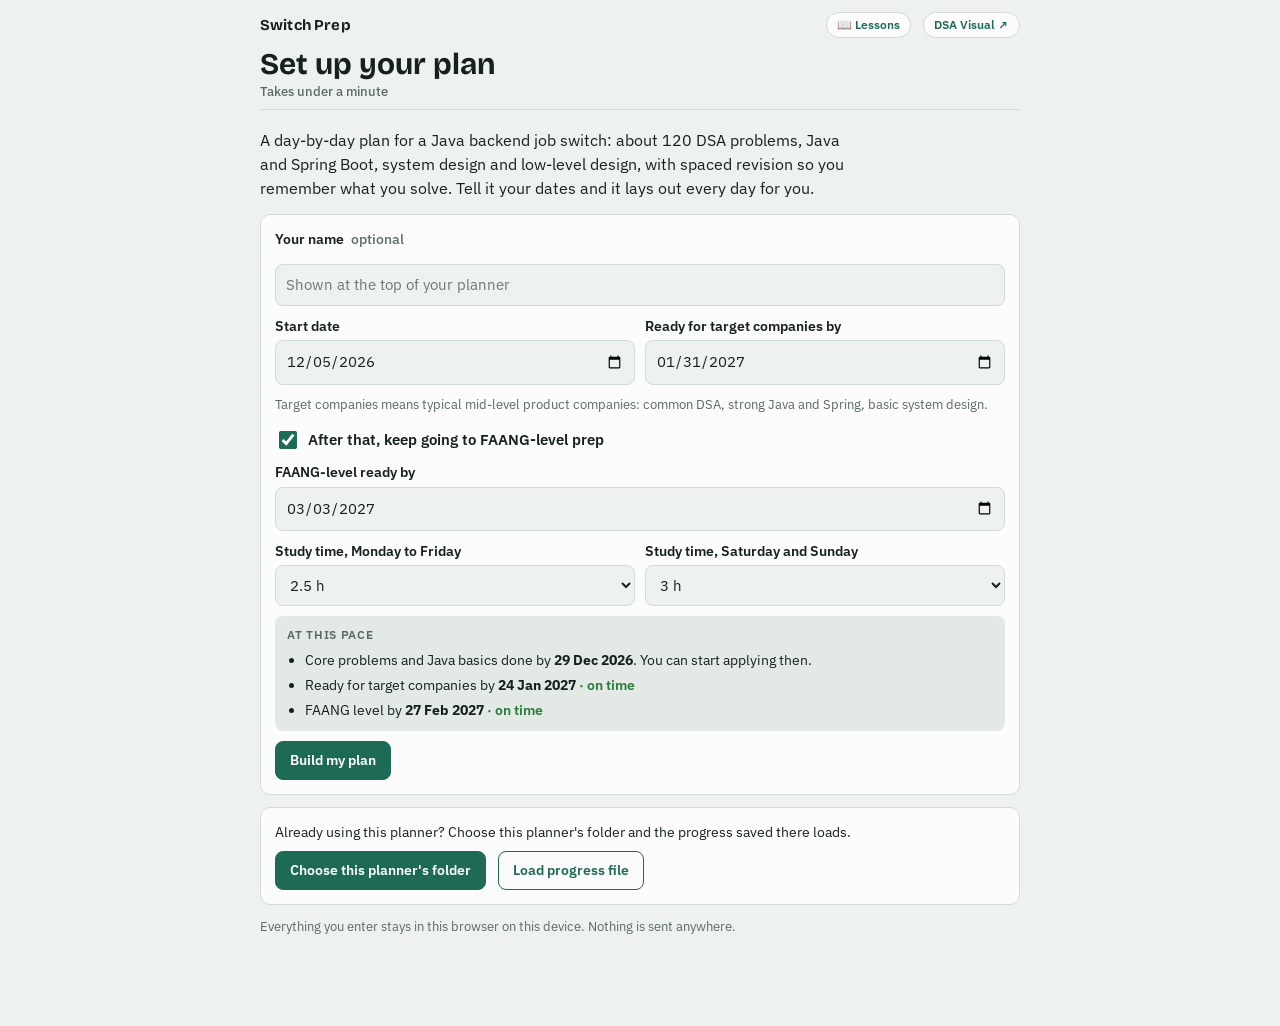
<file: planner/switch-prep-planner.html>
<!doctype html>
<html lang="en">
<head>
<meta charset="utf-8">
<meta name="viewport" content="width=device-width, initial-scale=1, viewport-fit=cover">
<title>Switch Prep Planner</title>
<meta name="claude:viewport-fit-sides" content="cover">
<meta name="theme-color" content="#1d6b57">
<meta name="apple-mobile-web-app-title" content="Switch Prep">
<link rel="preconnect" href="https://fonts.googleapis.com">
<link rel="preconnect" href="https://fonts.gstatic.com" crossorigin>
<link rel="stylesheet" href="https://fonts.googleapis.com/css2?family=Bricolage+Grotesque:opsz,wght@12..96,600;12..96,700&family=IBM+Plex+Mono:wght@500&family=IBM+Plex+Sans:wght@400;500;600&display=swap">
<style>
:root { padding-top: env(safe-area-inset-top, 0px); padding-bottom: env(safe-area-inset-bottom, 0px); }
html { -webkit-text-size-adjust: 100%; }
body { margin: 0; }
[hidden] { display: none !important; }
img { max-width: 100%; }
/* Layout: one narrow study column, sticky date bar on top, tab bar pinned to the bottom like a phone app. */
:root {
  --bg: #eef2ef; --surface: #fbfcfb; --surface-2: #e3e9e5; --ink: #16211d; --muted: #5a6a63; --line: #d2dbd6;
  --accent: #1d6b57; --accent-ink: #ffffff; --accent-soft: #d5e8df;
  --rev: #9a5800; --rev-soft: #f4e5cc;
  --easy: #2b7a3e; --med: #9a5c00; --hard: #ad3027;
  --good: #2b7a3e; --bad: #ad3027;
  --f-display: "Bricolage Grotesque", "Avenir Next", "Segoe UI", system-ui, sans-serif;
  --f-body: "IBM Plex Sans", "Segoe UI", system-ui, -apple-system, sans-serif;
  --f-mono: "IBM Plex Mono", ui-monospace, "SF Mono", Menlo, monospace;
  --r: 10px;
}
@media (prefers-color-scheme: dark) {
  :root:not([data-theme="light"]) {
    --bg: #0f1513; --surface: #161e1b; --surface-2: #1f2a26; --ink: #e3ebe7; --muted: #93a59d; --line: #2b3833;
    --accent: #5ec4a3; --accent-ink: #0b1512; --accent-soft: #1b3830;
    --rev: #e8a74c; --rev-soft: #3a2c17;
    --easy: #6fd089; --med: #e8a74c; --hard: #f07d73; --good: #6fd089; --bad: #f07d73;
    color-scheme: dark;
  }
}
:root[data-theme="dark"] {
  --bg: #0f1513; --surface: #161e1b; --surface-2: #1f2a26; --ink: #e3ebe7; --muted: #93a59d; --line: #2b3833;
  --accent: #5ec4a3; --accent-ink: #0b1512; --accent-soft: #1b3830;
  --rev: #e8a74c; --rev-soft: #3a2c17;
  --easy: #6fd089; --med: #e8a74c; --hard: #f07d73; --good: #6fd089; --bad: #f07d73;
  color-scheme: dark;
}
* { box-sizing: border-box; }
body {
  background: var(--bg); color: var(--ink); font-family: var(--f-body); font-size: 15px; line-height: 1.5;
  padding-left: max(16px, env(safe-area-inset-left, 0px)); padding-right: max(16px, env(safe-area-inset-right, 0px));
  padding-block: 0 calc(76px + env(safe-area-inset-bottom, 0px));
}
body::before { content: ""; position: fixed; inset: 0 0 auto; height: env(safe-area-inset-top, 0px); z-index: 10; background: var(--bg); }
.wrap { max-width: 760px; margin: 0 auto; }
a { color: var(--accent); }
button { font: inherit; color: inherit; }
:focus-visible { outline: 2px solid var(--accent); outline-offset: 2px; }
.mono { font-family: var(--f-mono); font-variant-numeric: tabular-nums; }

/* Top bar */
.top { position: sticky; top: env(safe-area-inset-top, 0px); z-index: 5; background: var(--bg); padding-block: 12px 10px; border-bottom: 1px solid var(--line); }
.brand { display: flex; align-items: center; justify-content: space-between; gap: 12px; }
.brand b { font-family: var(--f-display); font-size: 15px; letter-spacing: 0.01em; }
.sync { text-decoration: none; font-size: 12px; color: var(--muted); display: inline-flex; align-items: center; gap: 6px; }
.sync i { width: 7px; height: 7px; border-radius: 50%; background: var(--muted); display: inline-block; }
.sync[data-s="synced"] i, .sync[data-s="saved"] i { background: var(--good); }
.sync[data-s="error"] i, .sync[data-s="slow"] i { background: var(--rev); }
.datebar { display: flex; align-items: center; gap: 8px; margin-top: 10px; }
.datebar h1 { flex: 1; min-width: 0; margin: 0; font-family: var(--f-display); font-weight: 700; font-size: clamp(22px, 5.5vw, 30px); line-height: 1.1; text-wrap: balance; }
.datebar .sub { display: block; font-family: var(--f-body); font-weight: 500; font-size: 13px; color: var(--muted); margin-top: 4px; }
.iconbtn { border: 1px solid var(--line); background: var(--surface); border-radius: 8px; height: 36px; min-width: 36px; padding: 0 10px; cursor: pointer; font-weight: 600; }
.iconbtn:hover { border-color: var(--accent); }
.iconbtn[hidden] { display: none !important; }

/* Bottom tabs */
.tabs { position: fixed; left: 0; right: 0; bottom: 0; z-index: 6; background: var(--surface); border-top: 1px solid var(--line);
  padding: 6px max(8px, env(safe-area-inset-left, 0px)) calc(6px + env(safe-area-inset-bottom, 0px)) max(8px, env(safe-area-inset-right, 0px)); }
.tabs .in { max-width: 760px; margin: 0 auto; display: grid; grid-template-columns: repeat(4, 1fr); gap: 4px; }
.tabs a { text-decoration: none; color: var(--muted); text-align: center; padding: 8px 4px; border-radius: 8px; font-size: 13px; font-weight: 600; }
.tabs a[aria-current="page"] { color: var(--accent); background: var(--accent-soft); }

/* Readiness strip */
.ready { display: grid; grid-template-columns: 1fr 1fr; gap: 10px; margin: 16px 0 4px; }
.meter { background: var(--surface); border: 1px solid var(--line); border-radius: var(--r); padding: 10px 12px; min-width: 0; }
.meter .lbl { font-size: 12px; text-transform: uppercase; letter-spacing: 0.06em; color: var(--muted); font-weight: 600; }
.meter .val { display: flex; align-items: baseline; gap: 8px; margin-top: 2px; }
.meter .val b { font-family: var(--f-display); font-size: 24px; }
.meter .val span { font-size: 12px; color: var(--muted); }
.bar { height: 6px; background: var(--surface-2); border-radius: 3px; overflow: hidden; margin-top: 6px; }
.bar > i { display: block; height: 100%; background: var(--accent); border-radius: 3px; }
.pace { font-size: 12.5px; margin-top: 6px; font-weight: 500; }
.pace.ok { color: var(--good); } .pace.late { color: var(--rev); }

/* Sections */
section.blk { margin-top: 22px; }
.blk-h { display: flex; align-items: baseline; justify-content: space-between; gap: 12px; margin-bottom: 10px; }
.blk-h h2 { margin: 0; font-family: var(--f-display); font-size: 18px; font-weight: 700; }
.blk-h .meta { font-size: 12.5px; color: var(--muted); }
.list { display: grid; gap: 10px; }
.empty { padding: 14px; border: 1px dashed var(--line); border-radius: var(--r); color: var(--muted); font-size: 14px; }

/* Cards */
.card { background: var(--surface); border: 1px solid var(--line); border-radius: var(--r); padding: 12px 14px; min-width: 0; }
.card.is-done { background: transparent; }
.card.is-done h3 a, .card.is-done h3 span { color: var(--muted); text-decoration: line-through; text-decoration-thickness: 1px; }
.card.rev { border-left: 3px solid var(--rev); }
.tags { display: flex; flex-wrap: wrap; align-items: center; gap: 6px; font-size: 12px; color: var(--muted); }
.tag { padding: 1px 8px; border-radius: 99px; background: var(--surface-2); font-weight: 500; }
.tag.d-E, .tag.d-T { color: var(--easy); } .tag.d-M { color: var(--med); } .tag.d-H { color: var(--hard); }
.tag.revt { background: var(--rev-soft); color: var(--rev); font-weight: 600; }
.tag.bonus { background: var(--accent-soft); color: var(--accent); }
.card h3 { margin: 6px 0 8px; font-size: 16px; font-weight: 600; line-height: 1.35; overflow-wrap: anywhere; }
.card h3 a { color: var(--ink); text-decoration: none; }
.card h3 a:hover { text-decoration: underline; color: var(--accent); }
.links { display: flex; flex-wrap: wrap; gap: 6px 14px; font-size: 13.5px; margin-bottom: 10px; }
.links a { font-weight: 500; }
.links .hint { color: var(--muted); }
/* Learn page + DSA Visual switch (naye tab) */
.links a.learn { font-weight: 700; color: var(--accent); }
.brand .right { display: inline-flex; align-items: center; gap: 12px; }
.brand .swap { font-size: 12px; font-weight: 600; text-decoration: none; border: 1px solid var(--line); border-radius: 999px; padding: 3px 10px; background: var(--surface); }
.brand .swap:hover { border-color: var(--accent); }
.rm .learn { text-decoration: none; font-size: 12px; margin-left: 4px; }
.daylesson { display: flex; align-items: center; justify-content: space-between; gap: 10px; flex-wrap: wrap; margin-top: 14px; padding: 10px 12px; border: 1px solid var(--accent); border-radius: var(--r); background: var(--accent-soft); }
.daylesson a { font-weight: 700; text-decoration: none; }
.daylesson span { font-size: 12.5px; color: var(--muted); }
.seg { display: inline-flex; border: 1px solid var(--line); border-radius: 8px; overflow: hidden; background: var(--bg); }
.seg button { border: 0; background: transparent; padding: 7px 12px; font-size: 13px; font-weight: 600; cursor: pointer; color: var(--muted); }
.seg button + button { border-left: 1px solid var(--line); }
.seg button[aria-pressed="true"][data-v="s"] { background: var(--rev-soft); color: var(--rev); }
.seg button[aria-pressed="true"][data-v="d"] { background: var(--accent); color: var(--accent-ink); }
.seg button[aria-pressed="true"][data-v="p"] { background: var(--surface-2); color: var(--ink); }
.rate { display: flex; flex-wrap: wrap; gap: 6px; }
.rate button { border: 1px solid var(--line); background: var(--bg); border-radius: 8px; padding: 6px 12px; cursor: pointer; font-weight: 600; font-size: 13px; }
.rate button small { font-weight: 500; color: var(--muted); margin-left: 4px; }
.rate button[data-r="hard"]:hover { border-color: var(--hard); color: var(--hard); }
.rate button[data-r="ok"]:hover { border-color: var(--med); color: var(--med); }
.rate button[data-r="easy"]:hover { border-color: var(--easy); color: var(--easy); }
.row { display: flex; flex-wrap: wrap; align-items: center; gap: 8px 12px; }
.txt { border: 0; background: none; color: var(--accent); cursor: pointer; padding: 4px 0; font-weight: 600; font-size: 13px; }
details.qs, details.note { margin-top: 10px; }
details summary { cursor: pointer; font-size: 13px; font-weight: 600; color: var(--muted); }
details.qs ol { margin: 8px 0 0; padding-left: 20px; display: grid; gap: 4px; font-size: 14px; }
details.note textarea { width: 100%; margin-top: 6px; min-height: 64px; resize: vertical; border: 1px solid var(--line); border-radius: 8px; background: var(--bg); color: var(--ink); padding: 8px 10px; font: inherit; font-size: 14px; }
.savednote { margin: 0 0 10px; padding: 8px 10px; background: var(--surface-2); border-radius: 8px; font-size: 14px; white-space: pre-wrap; overflow-wrap: anywhere; }
.pull { margin-top: 10px; }
.more { font-size: 13px; color: var(--muted); margin-top: 8px; }

/* Day summary line */
.daysum { display: flex; flex-wrap: wrap; gap: 8px 16px; margin-top: 14px; font-size: 13px; color: var(--muted); }
.daysum b { color: var(--ink); }

/* Week */
.day { background: var(--surface); border: 1px solid var(--line); border-radius: var(--r); padding: 10px 12px; }
.day.today { border-color: var(--accent); }
.day-h { display: flex; justify-content: space-between; align-items: center; gap: 8px; }
.day-h button { border: 0; background: none; padding: 0; cursor: pointer; text-align: left; font-family: var(--f-display); font-weight: 700; font-size: 15px; }
.day-h button:hover { color: var(--accent); }
.day ul { list-style: none; margin: 8px 0 0; padding: 0; display: grid; gap: 4px; font-size: 14px; }
.day li { display: flex; gap: 8px; align-items: baseline; min-width: 0; }
.day li span.t { min-width: 0; overflow-wrap: anywhere; }
.dot { width: 8px; height: 8px; border-radius: 50%; flex: none; border: 1.5px solid var(--muted); display: inline-block; transform: translateY(-1px); }
.dot.s { border-color: var(--rev); background: var(--rev-soft); }
.dot.d { border-color: var(--accent); background: var(--accent); }
.kind { font-size: 11px; color: var(--muted); font-family: var(--f-mono); flex: none; }

/* Roadmap */
.tier { background: var(--surface); border: 1px solid var(--line); border-radius: var(--r); padding: 14px; }
.tier + .tier { margin-top: 12px; }
.tier-h { display: flex; flex-wrap: wrap; justify-content: space-between; gap: 6px 12px; align-items: baseline; }
.tier-h h2 { margin: 0; font-family: var(--f-display); font-size: 19px; }
.tier p.blurb { margin: 4px 0 8px; color: var(--muted); font-size: 14px; }
.lock { margin-top: 8px; font-size: 13px; padding: 8px 10px; border-radius: 8px; background: var(--surface-2); color: var(--muted); }
.tier details { border-top: 1px solid var(--line); padding-top: 8px; margin-top: 10px; }
.tier details summary { font-size: 14px; color: var(--ink); }
.grp { margin-top: 10px; }
.grp h4 { margin: 0 0 4px; font-size: 12px; text-transform: uppercase; letter-spacing: 0.06em; color: var(--muted); }
.rm { list-style: none; margin: 0; padding: 0; display: grid; gap: 2px; }
.rm li { display: grid; grid-template-columns: 12px 1fr auto; gap: 8px; align-items: baseline; font-size: 14px; padding: 3px 0; }
.rm li a, .rm li .t { min-width: 0; overflow-wrap: anywhere; color: var(--ink); text-decoration: none; }
.rm li a:hover { color: var(--accent); text-decoration: underline; }
.rm .when { font-size: 12px; color: var(--muted); white-space: nowrap; }
.rm .start { border: 1px solid var(--line); background: var(--bg); border-radius: 6px; font-size: 12px; padding: 2px 8px; cursor: pointer; font-weight: 600; color: var(--accent); }

/* Progress */
.grid2 { display: grid; grid-template-columns: 1fr 1fr; gap: 10px; }
.stat { background: var(--surface); border: 1px solid var(--line); border-radius: var(--r); padding: 12px; min-width: 0; }
.stat b { display: block; font-family: var(--f-display); font-size: 26px; line-height: 1.1; }
.stat span { font-size: 13px; color: var(--muted); }
.topics { display: grid; gap: 8px; }
.topic { display: grid; grid-template-columns: minmax(0, 11em) 1fr 3.5em; gap: 10px; align-items: center; font-size: 13.5px; }
.topic .bar { margin: 0; }
.topic .n { text-align: right; color: var(--muted); }
.panel { background: var(--surface); border: 1px solid var(--line); border-radius: var(--r); padding: 14px; font-size: 14px; }
.panel p { margin: 0 0 8px; } .panel p:last-child { margin: 0; }
.panel ol, .panel ul { margin: 0; padding-left: 20px; display: grid; gap: 4px; }
.btn { border: 1px solid var(--accent); background: var(--accent); color: var(--accent-ink); border-radius: 8px; padding: 8px 14px; font-weight: 600; cursor: pointer; font-size: 14px; }
.btn.ghost { background: transparent; color: var(--accent); }
.btn.warn { background: var(--bad); border-color: var(--bad); color: #fff; }
.panel textarea { width: 100%; min-height: 90px; margin: 8px 0; border: 1px solid var(--line); border-radius: 8px; background: var(--bg); color: var(--ink); padding: 8px; font: 12px var(--f-mono); }
.msg { font-size: 13px; color: var(--muted); }

.ready.one { grid-template-columns: 1fr; }
.setup .lead { font-size: 16px; margin: 18px 0 14px; max-width: 60ch; }
.form { display: grid; gap: 10px; }
.form label { display: block; font-weight: 600; font-size: 13.5px; margin-bottom: 4px; }
.form .opt { font-weight: 500; color: var(--muted); margin-left: 4px; }
.form input[type=text], .form input[type=date], .form select { width: 100%; min-width: 0; border: 1px solid var(--line); border-radius: 8px; background: var(--bg); color: var(--ink); padding: 9px 10px; font: inherit; font-size: 15px; }
.form input:focus, .form select:focus { border-color: var(--accent); outline: none; box-shadow: 0 0 0 3px var(--accent-soft); }
.form .two { display: grid; grid-template-columns: 1fr 1fr; gap: 10px; }
.form .two > div { min-width: 0; }
.form .msg { margin: 0; }
.form label.check { display: flex; gap: 8px; align-items: center; font-size: 14.5px; margin: 4px 0 0; cursor: pointer; }
.form label.check input { width: 18px; height: 18px; accent-color: var(--accent); }
.est { background: var(--surface-2); border-radius: 8px; padding: 10px 12px; font-size: 14px; }
.est:empty { display: none; }
.est ul { margin: 0; padding-left: 18px; display: grid; gap: 4px; }
.est p { margin: 0 0 6px; } .est p:last-child { margin: 8px 0 0; }
.est-h { font-size: 12px !important; text-transform: uppercase; letter-spacing: 0.06em; color: var(--muted); font-weight: 600; }
.est .ok { color: var(--good); font-weight: 600; } .est .late, p.late { color: var(--rev); font-weight: 600; }
.tabs[hidden] { display: none !important; }
@media (max-width: 480px) {
  .form .two { grid-template-columns: 1fr; }
  .ready, .grid2 { grid-template-columns: 1fr; }
  .topic { grid-template-columns: minmax(0, 8.5em) 1fr 3em; }
}
@media (prefers-reduced-motion: no-preference) {
  .bar > i { transition: width .3s ease; }
}
</style>
</head>
<body>

<div class="wrap">
  <header class="top">
    <div class="brand"><b id="brandname">Switch Prep</b><span class="right"><a class="swap" href="learn.html" title="Saare lessons">📖 Lessons</a><a class="swap" href="../index.html#/home" target="_blank" rel="noopener" title="DSA Visual — alag module, alag progress (naye tab me)">DSA Visual ↗</a><a class="sync" id="sync" href="#progress" data-s="local"><i></i><span>Loading…</span></a></span></div>
    <div class="datebar">
      <button class="iconbtn" id="prev" type="button" aria-label="Previous">‹</button>
      <h1 id="title">Today</h1>
      <button class="iconbtn" id="gotoday" type="button">Today</button>
      <button class="iconbtn" id="next" type="button" aria-label="Next">›</button>
    </div>
  </header>
  <main id="main"><p class="empty">Loading your plan…</p></main>
</div>
<nav class="tabs" aria-label="Views"><div class="in">
  <a href="#today" data-view="today">Today</a>
  <a href="#week" data-view="week">Week</a>
  <a href="#roadmap" data-view="roadmap">Roadmap</a>
  <a href="#progress" data-view="progress">Progress</a>
</div></nav>
<script src="lessons/manifest.js"></script>
<script>
/* ===== Plan content ===== */
const LC = s => 'https://leetcode.com/problems/' + s + '/';
const P = (id, tier, topic, title, diff, url, video, extra) => Object.assign({ id, tier, topic, title, diff, url, video, track: 'dsa', kind: 'problem' }, extra || {});

const DSA = [
  /* ---------- Tier 1 · Core ---------- */
  P('a1', 1, 'Arrays & Two Pointers', 'Two Sum', 'E', LC('two-sum')),
  P('a2', 1, 'Arrays & Two Pointers', 'Remove Duplicates from Sorted Array', 'E', LC('remove-duplicates-from-sorted-array')),
  P('a3', 1, 'Arrays & Two Pointers', 'Segregate 0s and 1s', 'E', 'https://www.geeksforgeeks.org/segregate-0s-and-1s-in-an-array-by-traversing-array-once/'),
  P('a4', 1, 'Arrays & Two Pointers', 'Sort Colors', 'M', LC('sort-colors')),
  P('a5', 1, 'Sliding Window', 'Max Consecutive Ones', 'E', LC('max-consecutive-ones')),
  P('a6', 1, 'Sliding Window', 'Max Consecutive Ones III', 'M', LC('max-consecutive-ones-iii')),
  P('a7', 1, 'Arrays & Two Pointers', '3Sum', 'M', LC('3sum')),
  P('a8', 1, 'Arrays & Two Pointers', 'Container With Most Water', 'M', LC('container-with-most-water')),
  P('h1', 1, 'Hashing', 'Contains Duplicate', 'E', LC('contains-duplicate')),
  P('h2', 1, 'Hashing', 'Valid Anagram', 'E', LC('valid-anagram')),
  P('h3', 1, 'Hashing', 'Top K Frequent Elements', 'M', LC('top-k-frequent-elements')),
  P('h4', 1, 'Hashing', 'Subarray Sum Equals K', 'M', LC('subarray-sum-equals-k')),
  P('h5', 2, 'Hashing', 'Longest Consecutive Sequence', 'M', LC('longest-consecutive-sequence')),
  P('g1', 1, 'Greedy', 'Maximum Subarray (Kadane)', 'M', LC('maximum-subarray')),
  P('g2', 1, 'Greedy', 'Best Time to Buy and Sell Stock', 'E', LC('best-time-to-buy-and-sell-stock')),
  P('r1', 1, 'Recursion', 'Print 1 to N using recursion', 'T', null),
  P('r2', 1, 'Recursion', 'Print N to 1 using recursion', 'T', null),
  P('r3', 1, 'Recursion', 'Factorial using recursion', 'T', null),
  P('r4', 1, 'Recursion', 'Length of a String using recursion', 'T', 'https://www.geeksforgeeks.org/program-for-length-of-a-string-using-recursion/'),
  P('r5', 1, 'Recursion', 'Check if a Number is Palindrome', 'T', 'https://www.geeksforgeeks.org/check-if-a-number-is-palindrome/'),
  P('r6', 1, 'Recursion', 'Fibonacci Number', 'E', LC('fibonacci-number')),
  P('r7', 1, 'DP', 'Climbing Stairs', 'E', LC('climbing-stairs'), 'https://youtu.be/Y0lT9Fck7qI'),
  P('r8', 1, 'Recursion', 'Pow(x, n)', 'M', LC('powx-n')),
  P('r9', 2, 'Recursion', 'Generate Parentheses', 'M', LC('generate-parentheses')),
  P('b1', 1, 'Binary Search', 'Binary Search', 'E', LC('binary-search')),
  P('b2', 1, 'Binary Search', 'Lower Bound (Search Insert Position)', 'E', LC('search-insert-position')),
  P('b3', 1, 'Binary Search', 'First and Last Position in Sorted Array', 'M', LC('find-first-and-last-position-of-element-in-sorted-array')),
  P('b4', 1, 'Binary Search', 'Search in Rotated Sorted Array', 'M', LC('search-in-rotated-sorted-array')),
  P('b5', 1, 'Binary Search', 'Koko Eating Bananas', 'M', LC('koko-eating-bananas')),
  P('s1', 1, 'Sorting', 'Merge Sort', 'M', 'https://www.geeksforgeeks.org/problems/merge-sort/1'),
  P('s2', 1, 'Sorting', 'Quick Sort', 'M', 'https://www.naukri.com/code360/problems/quick-sort_983625'),
  P('l1', 1, 'Linked List', 'Linked List Insertion', 'T', 'https://www.geeksforgeeks.org/problems/linked-list-insertion-1587115620/0'),
  P('l2', 1, 'Linked List', 'Count Nodes of Linked List', 'T', 'https://www.geeksforgeeks.org/problems/count-nodes-of-linked-list/0'),
  P('l3', 1, 'Linked List', 'Search in Linked List', 'T', 'https://www.geeksforgeeks.org/problems/search-in-linked-list-1664434326/1'),
  P('l4', 1, 'Linked List', 'Delete Node in a Linked List', 'E', LC('delete-node-in-a-linked-list')),
  P('l5', 1, 'Linked List', 'Reverse Linked List', 'E', LC('reverse-linked-list')),
  P('l6', 1, 'Linked List', 'Merge Two Sorted Lists', 'E', LC('merge-two-sorted-lists')),
  P('l7', 1, 'Linked List', 'Linked List Cycle', 'E', LC('linked-list-cycle')),
  P('l8', 1, 'Linked List', 'Palindrome Linked List', 'E', LC('palindrome-linked-list')),
  P('l9', 2, 'Linked List', 'Add Two Numbers', 'M', LC('add-two-numbers')),
  P('q1', 1, 'Stack & Queue', 'Valid Parentheses', 'E', LC('valid-parentheses')),
  P('q2', 1, 'Stack & Queue', 'Min Stack', 'M', LC('min-stack')),
  P('q3', 1, 'Stack & Queue', 'First Unique Character in a String', 'E', LC('first-unique-character-in-a-string')),
  P('t1', 1, 'Trees', 'Binary Tree Preorder Traversal', 'E', LC('binary-tree-preorder-traversal')),
  P('t2', 1, 'Trees', 'Binary Tree Inorder Traversal', 'E', LC('binary-tree-inorder-traversal')),
  P('t3', 1, 'Trees', 'Binary Tree Postorder Traversal', 'E', LC('binary-tree-postorder-traversal')),
  P('t4', 1, 'Trees', 'Maximum Depth of Binary Tree', 'E', LC('maximum-depth-of-binary-tree')),
  P('t5', 1, 'Trees', 'Binary Tree Level Order Traversal', 'M', LC('binary-tree-level-order-traversal')),
  P('t6', 1, 'Trees', 'Balanced Binary Tree', 'E', LC('balanced-binary-tree')),
  P('t7', 2, 'Trees', 'Binary Tree Right Side View', 'M', LC('binary-tree-right-side-view')),
  P('t8', 1, 'Trees', 'Diameter of Binary Tree', 'E', LC('diameter-of-binary-tree')),
  P('p1', 1, 'Heaps', 'Last Stone Weight', 'E', LC('last-stone-weight')),
  P('p2', 1, 'Heaps', 'Kth Largest Element in an Array', 'M', LC('kth-largest-element-in-an-array')),
  P('gr1', 1, 'Graphs', 'Number of Islands', 'M', LC('number-of-islands')),
  P('gr2', 1, 'Graphs', 'Rotting Oranges', 'M', LC('rotting-oranges')),
  P('gr3', 1, 'Graphs', 'Course Schedule', 'M', LC('course-schedule')),
  P('dp1', 1, 'DP', 'House Robber', 'M', LC('house-robber'), 'https://youtu.be/73r3KWiEvyk'),
  P('dp2', 1, 'DP', 'Coin Change', 'M', LC('coin-change'), 'https://youtu.be/H9bfqozjoqs'),
  P('dp3', 2, 'DP', 'Longest Common Subsequence', 'M', LC('longest-common-subsequence'), 'https://youtu.be/Ua0GhsJSlWM'),
  P('i1', 1, 'Intervals', 'Merge Intervals', 'M', LC('merge-intervals')),

  /* ---------- Tier 2 · Solid ---------- */
  P('sw1', 2, 'Sliding Window', 'Longest Substring Without Repeating Characters', 'M', LC('longest-substring-without-repeating-characters')),
  P('sw2', 2, 'Sliding Window', 'Longest Repeating Character Replacement', 'M', LC('longest-repeating-character-replacement')),
  P('sw3', 2, 'Sliding Window', 'Minimum Window Substring', 'H', LC('minimum-window-substring')),
  P('h6', 3, 'Hashing', '4Sum', 'M', LC('4sum')),
  P('bt1', 2, 'Backtracking', 'Word Search', 'M', LC('word-search')),
  P('bt2', 2, 'Backtracking', 'Word Break', 'M', LC('word-break')),
  P('b6', 2, 'Binary Search', 'Find Peak Element', 'M', LC('find-peak-element')),
  P('b7', 3, 'Binary Search', "Painter's Partition", 'M', 'https://www.naukri.com/code360/problems/painter-s-partition-problem_1089557'),
  P('s3', 3, 'Sorting', 'Count Inversions', 'M', 'https://www.naukri.com/code360/problems/count-inversions_615'),
  P('l10', 2, 'Linked List', 'Linked List Cycle II', 'M', LC('linked-list-cycle-ii')),
  P('q4', 2, 'Stack & Queue', 'Evaluate Reverse Polish Notation', 'M', LC('evaluate-reverse-polish-notation')),
  P('q5', 2, 'Stack & Queue', 'Next Greater Element II', 'M', LC('next-greater-element-ii')),
  P('q6', 2, 'Stack & Queue', 'Largest Rectangle in Histogram', 'H', LC('largest-rectangle-in-histogram')),
  P('t9', 2, 'Trees', 'Top View of Binary Tree', 'M', 'https://www.geeksforgeeks.org/problems/top-view-of-binary-tree/1'),
  P('t11', 2, 'Trees', 'Lowest Common Ancestor of a Binary Tree', 'M', LC('lowest-common-ancestor-of-a-binary-tree')),
  P('p3', 2, 'Heaps', 'K Closest Points to Origin', 'M', LC('k-closest-points-to-origin')),
  P('gr4', 2, 'Graphs', 'Max Area of Island', 'M', LC('max-area-of-island')),
  P('gr5', 2, 'Graphs', 'Surrounded Regions', 'M', LC('surrounded-regions')),
  P('gr6', 2, 'Graphs', 'Course Schedule II', 'M', LC('course-schedule-ii')),
  P('dp4', 2, 'DP', 'Unique Paths', 'M', LC('unique-paths')),
  P('dp5', 2, 'DP', 'Decode Ways', 'M', LC('decode-ways')),
  P('dp6', 2, 'DP', 'Target Sum', 'M', LC('target-sum'), 'https://www.youtube.com/watch?v=g0npyaQtAQM'),
  P('dp7', 2, 'DP', 'Longest Increasing Subsequence', 'M', LC('longest-increasing-subsequence'), 'https://youtu.be/cjWnW0hdF1Y'),
  P('dp8', 2, 'DP', 'Partition Equal Subset Sum', 'M', LC('partition-equal-subset-sum'), 'https://youtu.be/IsvocB5BJhw'),
  P('dp9', 2, 'DP', 'Coin Change II', 'M', LC('coin-change-2'), 'https://www.youtube.com/watch?v=Mjy4hd2xgrs'),
  P('dp10', 2, 'DP', 'Longest Palindromic Substring', 'M', LC('longest-palindromic-substring'), 'https://youtu.be/XYQecbcd6_c'),
  P('dp12', 2, 'DP', 'Edit Distance', 'M', LC('edit-distance'), 'https://youtu.be/XYi2-LPrwm4'),
  P('g3', 2, 'Greedy', 'Jump Game', 'M', LC('jump-game')),
  P('g5', 3, 'Greedy', 'Partition Labels', 'M', LC('partition-labels')),
  P('i2', 3, 'Intervals', 'Insert Interval', 'M', LC('insert-interval')),
  P('ds1', 2, 'Hashing', 'Time Based Key-Value Store', 'M', LC('time-based-key-value-store')),

  /* ---------- Tier 3 · FAANG (January) ---------- */
  P('x1', 3, 'Sliding Window', 'Sliding Window Maximum', 'H', LC('sliding-window-maximum')),
  P('x2', 3, 'Arrays & Two Pointers', 'Trapping Rain Water', 'H', LC('trapping-rain-water')),
  P('x3', 3, 'Graphs', 'Pacific Atlantic Water Flow', 'M', LC('pacific-atlantic-water-flow')),
  P('x4', 3, 'Graphs', 'Redundant Connection (Union-Find)', 'M', LC('redundant-connection')),
  P('x5', 3, 'Graphs', 'Accounts Merge', 'M', LC('accounts-merge')),
  P('x6', 3, 'Graphs', 'Network Delay Time (Dijkstra)', 'M', LC('network-delay-time')),
  P('x7', 3, 'Graphs', 'Cheapest Flights Within K Stops', 'M', LC('cheapest-flights-within-k-stops')),
  P('x8', 3, 'Graphs', 'Min Cost to Connect All Points (MST)', 'M', LC('min-cost-to-connect-all-points')),
  P('x9', 3, 'Graphs', 'Word Ladder', 'H', LC('word-ladder')),
  P('x10', 3, 'DP', 'Palindromic Substrings', 'M', LC('palindromic-substrings'), 'https://youtu.be/4RACzI5-du8'),
  P('x11', 3, 'DP', 'Longest Palindromic Subsequence', 'M', LC('longest-palindromic-subsequence')),
  P('x12', 3, 'DP', 'Minimum Cost For Tickets', 'M', LC('minimum-cost-for-tickets'), 'https://www.youtube.com/watch?v=4pY1bsBpIY4'),
  P('x13', 3, 'DP', 'Maximum Alternating Subsequence Sum', 'M', LC('maximum-alternating-subsequence-sum'), 'https://youtu.be/4v42XOuU1XA', { bonus: true }),
  P('x14', 3, 'DP', 'Interleaving String', 'M', LC('interleaving-string')),
  P('x15', 3, 'DP', 'Distinct Subsequences', 'H', LC('distinct-subsequences'), 'https://youtu.be/-RDzMJ33nx8'),
  P('x16', 3, 'DP', 'Longest Increasing Path in a Matrix', 'H', LC('longest-increasing-path-in-a-matrix')),
  P('x17', 3, 'Heaps', 'Task Scheduler', 'M', LC('task-scheduler')),
  P('x18', 3, 'Hashing', 'LRU Cache', 'M', LC('lru-cache')),
  P('x19', 3, 'Heaps', 'Find Median from Data Stream', 'H', LC('find-median-from-data-stream')),
  P('x20', 3, 'Linked List', 'Merge k Sorted Lists', 'H', LC('merge-k-sorted-lists')),
  P('x21', 3, 'Greedy', 'Gas Station', 'M', LC('gas-station')),
  P('x22', 3, 'Greedy', 'Jump Game II', 'M', LC('jump-game-ii')),
  P('x23', 3, 'Greedy', 'Candy', 'H', LC('candy')),
  P('x24', 3, 'Intervals', 'Non-overlapping Intervals', 'M', LC('non-overlapping-intervals')),
  P('x25', 3, 'Trees', 'Bottom View of Binary Tree', 'M', 'https://www.geeksforgeeks.org/problems/bottom-view-of-binary-tree/1', null, { bonus: true }),
  P('x26', 3, 'Trees', 'Binary Tree Maximum Path Sum', 'H', LC('binary-tree-maximum-path-sum')),
  P('x27', 3, 'Trees', 'Time To Burn Tree', 'M', 'https://www.naukri.com/code360/problems/time-to-burn-tree_1469067'),
  P('x28', 3, 'Trees', 'Serialize and Deserialize Binary Tree', 'H', LC('serialize-and-deserialize-binary-tree')),
  P('x29', 3, 'Trees', 'Maximum Sum BST in Binary Tree', 'H', LC('maximum-sum-bst-in-binary-tree'), null, { bonus: true }),
  P('x30', 3, 'Binary Search', 'Aggressive Cows', 'M', 'https://www.spoj.com/problems/AGGRCOW/'),
  P('x31', 3, 'Backtracking', 'N-Queens', 'H', LC('n-queens')),
  P('x32', 3, 'Backtracking', 'N-Queens II', 'H', LC('n-queens-ii'), null, { bonus: true }),
  P('x33', 3, 'Backtracking', 'Rat in a Maze', 'M', 'https://leetcode.com/discuss/interview-question/2073103/rat-in-a-maze-problem', null, { bonus: true }),
  P('x34', 3, 'Sorting', 'Reverse Pairs', 'H', LC('reverse-pairs')),
  P('x35', 3, 'Sorting', 'Count of Smaller Numbers After Self', 'H', LC('count-of-smaller-numbers-after-self'), null, { bonus: true }),
  P('x36', 3, 'Tries', 'Implement Trie (Prefix Tree)', 'M', LC('implement-trie-prefix-tree')),
  P('x37', 3, 'Tries', 'Design Add and Search Words', 'M', LC('design-add-and-search-words-data-structure')),
  P('x38', 3, 'Tries', 'Word Search II', 'H', LC('word-search-ii'))
];

/* Theory items: kind = concept (weekday, ~40 min) | hld (Saturday) | lld (Sunday) | task */
const T = (id, tier, topic, kind, title, qs, extra) => Object.assign({ id, tier, topic, kind, title, qs, track: 'th' }, extra || {});
const TH = [
  /* ---------- Tier 1 ---------- */
  T('c1', 1, 'Java', 'concept', 'Java OOP essentials', [
    'Explain the four OOP pillars using an example from your own project.',
    'Abstract class vs interface (with default, static and private methods): when do you use each?',
    'Overloading vs overriding. Can you override a static or private method?',
    'What does final mean on a variable, a method and a class?',
    'Composition vs inheritance: why is composition usually preferred?',
    'Is Java pass-by-value or pass-by-reference? Prove it with an object example.']),
  T('c2', 1, 'Java', 'concept', 'Strings, equality and exceptions', [
    'Why is String immutable, and what is the String pool?',
    'String vs StringBuilder vs StringBuffer.',
    'The equals() and hashCode() contract. What breaks in a HashMap if you violate it?',
    'How do you make a class immutable (including mutable fields like a List or Date)?',
    'Checked vs unchecked exceptions. When would you create a custom exception?',
    'How does try-with-resources work, and what happens if close() also throws?']),
  T('c3', 1, 'Java', 'concept', 'Collections internals', [
    'How does HashMap work internally: hashing, buckets, collisions, treeification at 8?',
    'What happens on resize? What is the load factor and why 0.75?',
    'HashMap vs Hashtable vs ConcurrentHashMap vs Collections.synchronizedMap.',
    'ArrayList vs LinkedList: complexities and when you would actually pick LinkedList.',
    'Fail-fast vs fail-safe iterators. What causes ConcurrentModificationException?',
    'TreeMap ordering; Comparable vs Comparator.'], { read: 'https://www.youtube.com/watch?v=eNoli_ENjcE', readLabel: 'HashMap internals video' }),
  T('c4', 1, 'Java', 'concept', 'Java 8 functional: lambdas, streams, Optional', [
    'What is a functional interface? Name four from java.util.function.',
    'Intermediate vs terminal stream operations; what lazy evaluation means.',
    'map vs flatMap. Group employees by department and count them with Collectors.groupingBy.',
    'Optional: good uses and anti-patterns (Optional fields, get() without a check).',
    'When do parallel streams hurt performance?',
    'Code it: frequency of each character in a string, and the 2nd highest salary, using streams.']),
  T('c5', 1, 'Java', 'concept', 'Modern Java 17 / 21 features', [
    'What does a record generate? Can a record validate its fields?',
    'Sealed classes and how they pair with pattern-matching switch.',
    'Pattern matching for instanceof and switch; record patterns.',
    'var: where is it allowed and what are the pitfalls?',
    'Switch expressions with yield; text blocks.',
    'Which Java version does your project use, and what would you gain moving to 21 or 25?']),
  T('c6', 1, 'Java', 'concept', 'JVM memory and garbage collection', [
    'JVM memory areas: heap (young/old), stack, metaspace. What lives where?',
    'How does GC work? Minor vs major/full GC.',
    'G1 vs ZGC: trade-offs and how you would choose.',
    'Common causes of memory leaks in Java and how you debug them (heap dump, JFR, VisualVM).',
    'Types of OutOfMemoryError; StackOverflowError.',
    'Class loaders: bootstrap, platform, application; parent delegation.']),
  T('c7', 1, 'Java', 'concept', 'Multithreading basics', [
    'Process vs thread. The thread lifecycle states.',
    'Runnable vs Callable. Thread.start() vs run().',
    'synchronized method vs block; what an intrinsic lock is.',
    'volatile and the visibility problem; what happens-before means.',
    'wait/notify vs sleep. Sketch a producer-consumer.',
    'Deadlock: the four conditions and how to prevent it.']),
  T('c8', 1, 'Spring', 'concept', 'Spring core: IoC, DI and beans', [
    'What are IoC and DI? Constructor vs setter vs field injection: which do you use and why?',
    'Bean scopes. What happens when you inject a prototype bean into a singleton?',
    'Bean lifecycle: @PostConstruct, @PreDestroy, BeanPostProcessor.',
    '@Component vs @Bean vs @Configuration (and proxyBeanMethods).',
    'Two beans of the same type: @Qualifier vs @Primary.',
    'Circular dependencies: how Spring handles them and why Boot rejects them by default.']),
  T('c9', 1, 'Spring', 'concept', 'Spring Boot internals and configuration', [
    'What does @SpringBootApplication do?',
    'How does auto-configuration work (@Conditional annotations, AutoConfiguration.imports)?',
    'What is a starter? How do you exclude an auto-configuration?',
    'Profiles and property precedence; @ConfigurationProperties vs @Value.',
    'Which Actuator endpoints would you expose in production, and how do you secure them?',
    'Embedded server: how to switch Tomcat to Jetty; the startup flow at a high level.']),
  T('c10', 1, 'Spring', 'concept', 'REST APIs in Spring', [
    'Design REST endpoints for an Order resource: methods, URLs, status codes.',
    '@RequestParam vs @PathVariable vs @RequestBody; @RestController vs @Controller.',
    'Global error handling with @ControllerAdvice and ProblemDetail.',
    'Bean Validation with @Valid; writing a custom validator.',
    'Filters vs interceptors vs AOP: where each runs in a request.',
    'Idempotency: PUT vs POST, and idempotency keys for payment APIs.',
    'Pagination and sorting with Pageable.']),
  T('c11', 1, 'Spring', 'concept', 'Spring Data JPA and Hibernate', [
    'JPA vs Hibernate vs Spring Data JPA.',
    'Relationship mappings; owning side and mappedBy.',
    'Lazy vs eager loading; LazyInitializationException; open-in-view.',
    'The N+1 problem and three ways to fix it (fetch join, @EntityGraph, batch size).',
    'Entity states (transient, managed, detached, removed); persist vs merge.',
    'Optimistic (@Version) vs pessimistic locking.',
    'Derived query methods, @Query, projections.']),
  T('c12', 1, 'Spring', 'concept', 'Transactions with @Transactional', [
    'How does @Transactional work? Why does self-invocation skip the transaction?',
    'Propagation: REQUIRED vs REQUIRES_NEW vs NESTED, with a real example.',
    'Isolation levels and the anomalies they prevent (dirty, non-repeatable, phantom reads).',
    'Rollback rules: checked vs unchecked exceptions; rollbackFor.',
    'What does readOnly = true change? Does @Transactional work on private methods?',
    'Why avoid distributed transactions across services, and what do you use instead?']),
  T('c13', 1, 'Java', 'concept', 'SQL for interviews', [
    'Inner, left, right, full and self joins, each with an example.',
    'Nth highest salary three ways: subquery, LIMIT/OFFSET, DENSE_RANK().',
    'WHERE vs HAVING; GROUP BY rules.',
    'Window functions: ROW_NUMBER, RANK, DENSE_RANK, running totals.',
    'Indexes: B-tree, composite index column order, when an index is not used.',
    'Find duplicate rows and delete all but one.']),
  T('c14', 1, 'Interview', 'task', 'Your project deep-dive', [
    'Write a 2-minute pitch: the problem, the users, the scale.',
    'Draw your architecture: services, databases, queues, external calls.',
    'Your two hardest technical problems and how you solved them (STAR format).',
    'Know your numbers: requests per day, latency, data size, team size.',
    'One thing you would redesign today, and why.',
    'Why are you switching? Keep the answer forward-looking.']),
  T('sd1', 1, 'System Design', 'concept', 'System design basics', [
    'Vertical vs horizontal scaling; why stateless services scale.',
    'Load balancers: L4 vs L7; round robin, least connections, consistent hashing.',
    'Latency vs throughput; p50 vs p99.',
    'Availability in nines; redundancy; single points of failure.',
    'Forward vs reverse proxy; what a CDN does.',
    'The interview framework: requirements, estimates, API, data model, high-level design, deep dives.'], { read: 'https://github.com/donnemartin/system-design-primer', readLabel: 'System Design Primer' }),
  T('sd2', 1, 'System Design', 'concept', 'Databases for design', [
    'SQL vs NoSQL: how do you choose? Types of NoSQL stores.',
    'Indexes and their cost on writes.',
    'Replication: leader-follower, read replicas, replication lag.',
    'ACID vs BASE.',
    'Normalization vs denormalization for read-heavy systems.',
    'When would you pick Postgres, MongoDB, Cassandra or Redis?']),
  T('sd3', 1, 'System Design', 'concept', 'Caching and Redis', [
    'Cache-aside vs write-through vs write-back.',
    'Eviction policies: LRU, LFU, TTL.',
    'Cache invalidation, stale data and cache stampede.',
    'Redis data structures and use cases: sessions, rate limits, leaderboards.',
    'Local cache (Caffeine) vs distributed cache (Redis); Spring @Cacheable.',
    'What should never be cached?']),
  T('sd4', 1, 'System Design', 'concept', 'API design', [
    'Resource naming and a status-code cheat sheet.',
    'Pagination: offset vs cursor, and when offset breaks.',
    'API versioning strategies (URI, header, media type).',
    'Idempotency keys and safe retries.',
    'REST vs gRPC vs GraphQL: when to use which.',
    'API auth at a high level: API keys, JWT, OAuth2.']),
  T('ld1', 1, 'LLD', 'concept', 'SOLID and OOP design principles', [
    'Explain each SOLID principle with a small Java example.',
    'A SOLID violation you have seen in real code and how you would refactor it.',
    'DRY, KISS, YAGNI; coupling vs cohesion.',
    'How to run an LLD round: requirements, entities, relationships, classes, then code.']),
  T('ld2', 1, 'LLD', 'concept', 'Design patterns I', [
    'Thread-safe Singleton: double-checked locking vs holder class vs enum.',
    'Factory vs Abstract Factory, with an example.',
    'Builder: why it helps with many optional fields (and Lombok @Builder).',
    'Strategy: replacing an if-else chain such as payment methods.',
    'Observer: event systems and Spring ApplicationEvent.',
    'Which patterns does Spring itself use?']),
  T('lp1', 1, 'LLD', 'lld', 'LLD: Parking Lot', [
    'Requirements: floors, vehicle types, spot sizes, tickets, payment.',
    'Identify entities and relationships; draw the class diagram.',
    'Spot allocation strategy and pricing strategy (Strategy pattern).',
    'Concurrency: two cars grabbing the same spot.',
    'Code the core classes in 60 minutes, then extend for EV charging spots.']),
  T('lp2', 1, 'LLD', 'lld', 'LLD: LRU Cache', [
    'Design get/put in O(1) with HashMap + doubly linked list.',
    'Make it generic and thread-safe.',
    'Compare with LinkedHashMap(accessOrder = true) + removeEldestEntry.',
    'Code it fully and write a few unit tests.']),

  /* ---------- Tier 2 ---------- */
  T('c15', 2, 'Java', 'concept', 'Concurrency: executors and CompletableFuture', [
    'ExecutorService types; sizing a pool for CPU-bound vs I/O-bound work.',
    'Future vs CompletableFuture; thenApply vs thenCompose; allOf.',
    'ReentrantLock vs synchronized; ReadWriteLock; tryLock.',
    'Atomic classes and compare-and-swap.',
    'ConcurrentHashMap internals since Java 8.',
    'CountDownLatch vs CyclicBarrier vs Semaphore.']),
  T('c16', 2, 'Java', 'concept', 'Virtual threads and modern concurrency', [
    'Platform vs virtual threads; how virtual threads run on carrier threads.',
    'When virtual threads help (I/O-bound) and when they do not (CPU-bound).',
    'What pinning is, and the Java 24 change that removed pinning for synchronized.',
    'Turning them on in Spring Boot (spring.threads.virtual.enabled) and what changes.',
    'ThreadLocal pitfalls; scoped values as the replacement.',
    'What problem structured concurrency solves.']),
  T('c17', 2, 'Spring', 'concept', 'Spring AOP and proxies', [
    'AOP terms: aspect, advice, pointcut, join point.',
    'JDK dynamic proxy vs CGLIB: when each is used.',
    'Why @Transactional, @Async and @Cacheable fail on self-invocation and private methods.',
    '@Async: executor configuration, return types, exception handling.',
    'Write an aspect that logs execution time of service methods.']),
  T('c18', 2, 'Spring', 'concept', 'Spring Security, JWT and OAuth2', [
    'The security filter chain; configuring a SecurityFilterChain bean.',
    'Authentication vs authorization; @PreAuthorize.',
    'JWT: structure, signing, validation, expiry, refresh tokens.',
    'OAuth2 / OIDC authorization code flow; resource server setup.',
    'BCrypt password hashing; CSRF and CORS and when to disable CSRF.',
    'Stateless token auth vs session-based auth.']),
  T('c19', 2, 'Spring', 'concept', 'Microservices fundamentals', [
    'Monolith vs microservices; how you would split a monolith.',
    'API gateway responsibilities; service discovery.',
    'Sync calls (RestClient, HTTP interface clients, Feign) vs async events.',
    'Database per service and keeping data consistent across services.',
    'Central config and distributed tracing with correlation IDs.',
    'What happens in your system when a downstream service is slow?']),
  T('c20', 2, 'Spring', 'concept', 'Resilience patterns', [
    'Circuit breaker states and thresholds.',
    'Retry with exponential backoff and jitter; why retries need idempotency.',
    'Timeouts, bulkheads, rate limiters.',
    'Fallbacks and graceful degradation.',
    'Resilience4j with Spring Boot; the built-in @Retryable and @ConcurrencyLimit in Spring Framework 7.']),
  T('c21', 2, 'Spring', 'concept', 'Kafka and messaging with Spring', [
    'Topic, partition, offset, consumer group: how parallelism works.',
    'At-most-once, at-least-once, exactly-once; the idempotent producer.',
    'Ordering guarantees and choosing a partition key.',
    'Consumer lag, rebalancing, offset commit strategies.',
    'Retries and dead-letter topics in Spring Kafka.',
    'Kafka vs RabbitMQ: when to use which.']),
  T('c22', 2, 'Spring', 'concept', 'Testing Spring Boot apps', [
    'Unit vs integration vs slice tests.',
    '@SpringBootTest vs @WebMvcTest vs @DataJpaTest.',
    'Mockito mock vs spy; @MockitoBean (the replacement for @MockBean).',
    'Testcontainers for a real database or Kafka.',
    'Testing a controller with MockMvc.',
    'Your testing strategy and what coverage means to you.']),
  T('c23', 2, 'Spring', 'concept', 'Docker, Kubernetes and observability', [
    'A Dockerfile for a Boot app; layered jars; keeping images small.',
    'Pod, Deployment, Service, ConfigMap, Secret.',
    'Liveness vs readiness probes using Actuator.',
    'Logs, metrics, traces: Micrometer, Prometheus, Grafana, OpenTelemetry.',
    'Rolling vs blue-green vs canary deployments.']),
  T('sd5', 2, 'System Design', 'concept', 'Sharding, consistent hashing and CAP', [
    'Range vs hash vs directory partitioning; hot partitions.',
    'Consistent hashing and virtual nodes.',
    'CAP and PACELC: what would you pick for payments vs a social feed?',
    'Strong vs eventual consistency; read-your-writes.',
    'Why re-sharding is painful and how to plan for it.']),
  T('sd6', 2, 'System Design', 'concept', 'Estimation and the design framework', [
    'Estimate QPS, storage and bandwidth for an app with 10M daily users.',
    'Powers of two and latency numbers worth memorising.',
    'Read-heavy vs write-heavy designs: what changes?',
    'Practice: run the full framework on "Design Pastebin" in 15 minutes.']),
  T('ld3', 2, 'LLD', 'concept', 'Design patterns II', [
    'Decorator vs inheritance; Java I/O as an example.',
    'Adapter and Facade.',
    'Command and Chain of Responsibility (servlet filters are one).',
    'State pattern vs a big switch; Template Method.']),
  T('hd1', 2, 'System Design', 'hld', 'HLD: URL Shortener', [
    'Requirements and estimates (reads far exceed writes).',
    'ID generation: counter + base62 vs hashing; handling collisions; custom aliases.',
    'Storage choice and caching hot links.',
    'Redirect 301 vs 302 and click analytics.',
    'Expiry and cleanup.']),
  T('hd2', 2, 'System Design', 'hld', 'HLD: Rate Limiter', [
    'Token bucket, leaky bucket, fixed window, sliding window log and counter.',
    'Where it lives: gateway vs inside each service.',
    'Distributed counting with Redis (atomic Lua script).',
    'Response headers and 429 handling.',
    'Per-user vs per-IP vs per-API key limits.']),
  T('hd3', 2, 'System Design', 'hld', 'HLD: Notification System', [
    'Channels: email, SMS, push; a queue per channel.',
    'Templates and user preferences / opt-outs.',
    'Retries, deduplication and idempotency.',
    'Rate limiting outbound providers; priority messages.',
    'Tracking delivery status.']),
  T('lp3', 2, 'LLD', 'lld', 'LLD: Splitwise', [
    'Users, groups, expenses; equal, exact and percentage splits (Strategy).',
    'Balance sheet design and simplifying debts.',
    'Validation and edge cases (rounding).',
    'Code the core in 60 minutes.']),
  T('lp4', 2, 'LLD', 'lld', 'LLD: Movie ticket booking (BookMyShow)', [
    'Entities: cinema, screen, show, seat, booking, payment.',
    'Seat locking while the user pays; timeouts.',
    'Concurrency: two users booking the same seat.',
    'Code booking flow end to end.']),
  T('lp5', 2, 'LLD', 'lld', 'LLD: Snake and Ladder', [
    'Board, dice, players, snakes, ladders, game loop.',
    'Make it extensible: multiple dice, custom boards.',
    'Code it fully in 60 minutes with a runnable main.']),

  /* ---------- Consolidation (last days before the target-company deadline) ---------- */
  T('k1', 'C', 'Interview', 'task', 'Re-solve every problem you rated Hard', [
    'Open Progress → "Rated Hard" and re-solve each from scratch without hints.',
    'Write one line per problem on what you missed the first time.']),
  T('k2', 'C', 'Interview', 'task', 'Mock round: DSA #1', [
    'Two medium problems in 45 minutes, talking aloud the whole time.',
    'Use a friend, Pramp, or record yourself with a timer.',
    'Note where you went silent or got stuck.']),
  T('k3', 'C', 'Interview', 'task', 'Mock round: Java and Spring rapid-fire', [
    'Answer 30 questions from the Java and Spring cards aloud, 1 minute each.',
    'Mark the ones you fumbled and review those cards again.']),
  T('k4', 'C', 'Interview', 'hld', 'Mock round: HLD in 45 minutes', [
    'Pick URL Shortener or Notification System and design it on a timer.',
    'Cover requirements, estimates, API, data model, diagram, one deep dive.']),
  T('k5', 'C', 'Interview', 'lld', 'Mock round: LLD machine coding (90 min)', [
    'Pick a new problem (e.g. Library Management) and code it in 90 minutes.',
    'Runnable code, clean classes, at least one pattern used well.']),
  T('k6', 'C', 'Interview', 'task', 'Behavioral stories (STAR)', [
    'Prepare six stories: conflict, failure, ownership, tight deadline, disagreement with a senior, learning something fast.',
    'Tell me about yourself: 90 seconds, rehearsed.']),
  T('k7', 'C', 'Interview', 'task', 'Mock round: DSA #2', [
    'Two new medium problems in 45 minutes, aloud.',
    'Compare with mock #1: what improved?']),
  T('k8', 'C', 'Interview', 'task', 'Resume and project story final pass', [
    'Update resume bullets with numbers.',
    'Rehearse the project deep-dive once more.']),

  /* ---------- Tier 3 · FAANG (January) ---------- */
  T('c24', 3, 'Spring', 'concept', "What's new: Spring Boot 4 and Spring Framework 7", [
    'Boot 4 modularization: smaller starters and why it matters.',
    'Built-in API versioning.',
    'JSpecify null-safety annotations.',
    'Jackson 3 as default; HTTP service clients.',
    'Built-in resilience: @Retryable, @ConcurrencyLimit.',
    'What Boot 4.1 added (gRPC starters, SSRF protection) and how you would migrate from 3.5.']),
  T('c25', 3, 'Java', 'concept', "What's new: Java 21 to 25", [
    'Virtual thread pinning fix (JDK 24).',
    'Scoped values (final in 25) and structured concurrency (preview).',
    'Stream gatherers.',
    'Foreign Function & Memory API.',
    'Generational ZGC and Project Leyden startup improvements.']),
  T('sd7', 3, 'System Design', 'concept', 'Distributed transactions and consistency', [
    'Two-phase commit and why it is rarely used.',
    'Saga: choreography vs orchestration; compensating actions.',
    'Transactional outbox and idempotent consumers.',
    'Quorum reads/writes; leader election basics.',
    'Why exactly-once is mostly a myth end to end.']),
  T('sd8', 3, 'System Design', 'concept', 'Reliability at scale', [
    'SLI, SLO, error budgets.',
    'Backpressure and retry storms.',
    'Graceful degradation and load shedding.',
    'Multi-region active-passive vs active-active; disaster recovery.']),
  T('sd9', 3, 'System Design', 'concept', 'Search, blob storage and CDN', [
    'Inverted index basics; when to add Elasticsearch.',
    'Object storage, presigned URLs, multipart upload.',
    'CDN caching, cache keys, invalidation.']),
  T('hd4', 3, 'System Design', 'hld', 'HLD: News Feed', [
    'Fan-out on write vs fan-out on read; the celebrity problem.',
    'Feed storage and caching.',
    'Ranking at a high level; pagination of the feed.']),
  T('hd5', 3, 'System Design', 'hld', 'HLD: Chat App', [
    'WebSockets and connection management.',
    'Message ordering, delivery and read receipts.',
    'Presence; group chat fan-out; message storage.']),
  T('hd6', 3, 'System Design', 'hld', 'HLD: Ride-hailing (nearby drivers)', [
    'Location updates at scale; geohash vs quadtree.',
    'Matching riders and drivers.',
    'Trip state machine and surge pricing at a high level.']),
  T('hd7', 3, 'System Design', 'hld', 'HLD: Payment System', [
    'Idempotency end to end.',
    'Double-entry ledger.',
    'Talking to payment providers; webhooks; reconciliation.']),
  T('hd8', 3, 'System Design', 'hld', 'HLD: Movie Ticket Booking', [
    'Seat holds under heavy contention.',
    'Booking flow with payment and timeouts.',
    'Handling a hot show with thousands of users.']),
  T('lp6', 3, 'LLD', 'lld', 'LLD: Elevator System', [
    'State pattern for elevator states.',
    'Scheduling requests across elevators.',
    'Code the controller and simulation.']),
  T('lp7', 3, 'LLD', 'lld', 'LLD: Vending Machine', [
    'State pattern: idle, has money, dispensing.',
    'Inventory and change handling.',
    'Code it with tests.']),
  T('lp8', 3, 'LLD', 'lld', 'LLD: Rate Limiter (in code)', [
    'Strategy for token bucket vs sliding window.',
    'Thread-safe implementation.',
    'Per-client configuration.']),
  T('lp9', 3, 'LLD', 'lld', 'LLD: Library Management', [
    'Books, copies, members, loans, fines.',
    'Search and reservations.',
    'Code in 90 minutes as a machine-coding mock.']),
  T('y1', 3, 'Interview', 'task', 'Behavioral, FAANG style', [
    'Map your six STAR stories to leadership-principle style questions (ownership, customer focus, dive deep, bias for action).',
    'Add measurable outcomes to every story.'], { mock: true }),
  T('y2', 3, 'Interview', 'task', 'FAANG mock round #1 (DSA)', ['One medium + one hard in 45 minutes, aloud.'], { mock: true }),
  T('y3', 3, 'Interview', 'task', 'FAANG mock round #2 (system design)', ['Pick News Feed or Chat and present it in 45 minutes.'], { mock: true }),
  T('y4', 3, 'Interview', 'task', 'FAANG mock round #3 (DSA)', ['Two new problems under time pressure.'], { mock: true }),
  T('y5', 3, 'Interview', 'task', 'FAANG mock round #4 (full loop)', ['DSA + design + behavioral back to back.'], { mock: true })
];

const TIER_RANK = { 1: 0, 2: 1, C: 2, 3: 3 };
const byTier = arr => arr.map((it, i) => [it, i]).sort((a, b) => (TIER_RANK[a[0].tier] - TIER_RANK[b[0].tier]) || (a[1] - b[1])).map(x => x[0]);
const ALL_ITEMS = byTier(DSA).concat(byTier(TH));
let ITEMS = ALL_ITEMS;
const BY_ID = Object.fromEntries(ALL_ITEMS.map(i => [i.id, i]));

/* ===== Dates ===== */
let START = '2026-11-04', END = '2027-01-31', CONSOL_START = '2026-12-21', FAANG_START = '2027-01-01', TARGET = '2026-12-31';
let FAANG_ON = true, SCALE_WD = 1, SCALE_WE = 1, PLAN_DAYS = 89;
const TIERS = {
  1: { key: 1, name: 'Tier 1 · Core', short: 'Core', target: '2026-11-30', blurb: 'Must-know problems and Java/Spring basics. Enough for typical mid-level interviews.' },
  2: { key: 2, name: 'Tier 2 · Solid', short: 'Solid', target: '2026-12-20', blurb: 'Common mediums, concurrency, security, microservices, first HLD and LLD rounds.' },
  C: { key: 'C', name: 'Consolidation', short: 'Consolidation', target: '2026-12-31', blurb: '' },
  3: { key: 3, name: 'Tier 3 · FAANG', short: 'FAANG', target: '2027-01-31', blurb: 'Harder graphs, DP, heaps and tries, deeper system design, weekly mocks.' }
};
let TIER_ORDER = [1, 2, 'C', 3];


function pd(s) { const [y, m, d] = s.split('-').map(Number); return new Date(y, m - 1, d, 12); }
function fd(d) { return d.getFullYear() + '-' + String(d.getMonth() + 1).padStart(2, '0') + '-' + String(d.getDate()).padStart(2, '0'); }
function addDays(s, n) { const d = pd(s); d.setDate(d.getDate() + n); return fd(d); }
function dow(s) { return pd(s).getDay(); }
function dayDiff(a, b) { return Math.round((pd(b) - pd(a)) / 864e5); }
const fmtD = s => pd(s).toLocaleDateString('en-IN', { day: 'numeric', month: 'short' });

/* Turn a person's settings into tier dates, phase windows and daily budgets. */
function defaultConfig(today) {
  const start = today;
  const target = addDays(start, 57);
  return { name: '', start, target, faang: true, faangTarget: addDays(target, 31), hWd: 2.5, hWe: 3 };
}
function applyConfig(c) {
  START = c.start; TARGET = c.target; FAANG_ON = !!c.faang;
  END = FAANG_ON ? c.faangTarget : c.target;
  PLAN_DAYS = dayDiff(START, END) + 1;
  SCALE_WD = (c.hWd || 2.5) / 2.5; SCALE_WE = (c.hWe || 3) / 3;
  const span = dayDiff(START, TARGET) + 1;
  const cDays = Math.max(3, Math.min(11, Math.round(span * 0.19)));
  CONSOL_START = addDays(TARGET, -(cDays - 1));
  const w = t => ALL_ITEMS.filter(i => i.tier === t && !i.bonus).reduce((a, i) => a + mins(i), 0);
  const work = dayDiff(START, CONSOL_START);
  TIERS[1].target = addDays(START, Math.max(1, Math.round(work * w(1) / (w(1) + w(2)))) - 1);
  TIERS[2].target = addDays(CONSOL_START, -1);
  TIERS.C.target = TARGET;
  TIERS.C.blurb = 'Revision, mock rounds and buffer. Ready for target companies on ' + fmtD(TARGET) + '.';
  FAANG_START = addDays(TARGET, 1);
  TIERS[3].target = END;
  const fSpan = Math.max(1, dayDiff(FAANG_START, END));
  [4, 6, 13, 20, 26].forEach((k, n) => { BY_ID['y' + (n + 1)].nb = addDays(FAANG_START, Math.round(fSpan * k / 30)); });
  ITEMS = FAANG_ON ? ALL_ITEMS : ALL_ITEMS.filter(i => i.tier !== 3);
  TIER_ORDER = FAANG_ON ? [1, 2, 'C', 3] : [1, 2, 'C'];
}

/* ===== Effort model ===== */
const MIN = { T: 15, E: 30, M: 60, H: 75 };
const KMIN = { concept: 40, hld: 70, lld: 80, task: 50 };
const IV = [1, 3, 7, 16, 35];
function mins(it) { return it.track === 'dsa' ? MIN[it.diff] : KMIN[it.kind]; }
function revisable(it) { return it.track === 'dsa' || it.kind !== 'task'; }
function budget(day) {
  const w = dow(day), f = (w === 0 || w === 6) ? SCALE_WE : SCALE_WD;
  const b = baseBudget(w);
  return { dsa: Math.round(b.dsa * f), th: Math.round(b.th * f) };
}
function baseBudget(w) {
  if (w === 0) return { dsa: 70, th: 80 };   // Sunday: LLD slot
  if (w === 6) return { dsa: 100, th: 70 };   // Saturday: HLD slot
  if (w === 2 || w === 4) return { dsa: 65, th: 40 };   // Tue, Thu: lighter
  return { dsa: 120, th: 40 };                          // Mon, Wed, Fri: two problems
}

/* ===== Scheduling ===== */
function itemState(st, id) { return (st.items && st.items[id]) || {}; }
function tier3Unlocked(st) {
  return ITEMS.every(it => it.tier === 3 || it.tier === 'C' || itemState(st, it.id).s === 'd');
}
function notBefore(it, unl) {
  if (it.nb) return it.nb;
  if (it.tier === 'C') return CONSOL_START;
  if (it.tier === 3 && !unl) return FAANG_START;
  return null;
}

/* Lays every unfinished item onto days from `today` forward.
   Missed days need no special handling: unfinished work simply starts again from today. */
function schedule(st, today) {
  const S = id => itemState(st, id);
  const unl = tier3Unlocked(st);
  const days = {}, at = {};
  const pend = { dsa: [], th: [] };
  for (const it of ITEMS) if (S(it.id).s !== 'd' && (!it.bonus || S(it.id).s === 's')) pend[it.track].push(it);
  let remaining = pend.dsa.length + pend.th.length;
  let day = today;
  const LIMIT = addDays(END, 240);
  while (remaining > 0 && day <= LIMIT) {
    const b = budget(day);
    const rec = { dsa: [], th: [] };
    let dsaUsed = 0;
    for (const tr of ['dsa', 'th']) {
      let used = 0;
      const cap = tr === 'th' && day >= CONSOL_START && day <= TARGET ? b.th + Math.max(0, b.dsa - dsaUsed) : b[tr];
      if (day === today) {
        for (const it of ITEMS) {
          if (it.track !== tr) continue;
          const s = S(it.id);
          if (s.s === 'd' && s.done === today) used += mins(it);
        }
        for (const it of pend[tr]) {
          if (S(it.id).s === 's') { rec[tr].push(it.id); at[it.id] = day; used += mins(it); remaining--; }
        }
      }
      let cands = pend[tr].filter(it => !at[it.id] && (() => { const n = notBefore(it, unl); return !n || n <= day; })());
      if (tr === 'th') {
        const w = dow(day);
        const pref = w === 6 ? 'hld' : w === 0 ? 'lld' : null;
        if (pref) {
          const i = cands.length ? cands.findIndex(c => c.kind === pref && c.tier === cands[0].tier) : -1;
          if (i > 0) { const c = cands.splice(i, 1)[0]; cands.unshift(c); }
        } else {
          const other = cands.filter(c => c.kind !== 'hld' && c.kind !== 'lld');
          if (other.length) cands = other;
        }
      }
      for (const it of cands) {
        const m = mins(it);
        if (used === 0 || used + m <= cap + 15) { rec[tr].push(it.id); at[it.id] = day; used += m; remaining--; }
        else break;
      }
      if (tr === 'dsa') dsaUsed = used;
    }
    days[day] = rec;
    day = addDays(day, 1);
  }
  const finish = {};
  for (const t of TIER_ORDER) {
    const list = ITEMS.filter(i => i.tier === t && (!i.bonus || itemState(st, i.id).s));
    let max = null, unscheduled = false;
    for (const it of list) {
      const s = S(it.id);
      const d = s.s === 'd' ? s.done : at[it.id];
      if (!d) { unscheduled = true; continue; }
      if (!max || d > max) max = d;
    }
    finish[t] = unscheduled ? null : max;
  }
  return { days, at, finish, unlocked: unl };
}

/* ===== Spaced revision ===== */
function nextReview(s, rating, today) {
  let stage = s.stage || 0;
  if (rating === 'hard') stage = 0;
  else if (rating === 'ok') stage = Math.min(stage + 1, IV.length - 1);
  else stage = Math.min(stage + 2, IV.length - 1);
  return { stage, due: addDays(today, IV[stage]) };
}
function previewInterval(s, rating) {
  let stage = s.stage || 0;
  if (rating === 'hard') stage = 0;
  else if (rating === 'ok') stage = Math.min(stage + 1, IV.length - 1);
  else stage = Math.min(stage + 2, IV.length - 1);
  return IV[stage];
}
function tierOf(day) {
  if (day <= TIERS[1].target) return 1;
  if (day <= TIERS[2].target) return 2;
  if (day <= TIERS.C.target || !FAANG_ON) return 'C';
  return 3;
}

/* ===== State (offline: browser storage + optional linked file) ===== */
const LS_KEY = 'switch-prep-v1', LS_SAVED = 'switch-prep-lastfile';
let st = { v: 1, items: {} };
let pendingRender = false, lsOK = true;
let fileHandle = null, fileName = '', fileNeedsPermission = false, fileWriting = false, fileDirty = false, fileErr = false, fileTimer = null;
let pendingImport = null;
const FS_OK = typeof window.showDirectoryPicker === 'function';
const DIFF = { T: 'Quick', E: 'Easy', M: 'Medium', H: 'Hard' };
const KIND = { concept: 'Study', hld: 'HLD', lld: 'LLD', task: 'Task' };
const esc = s => String(s == null ? '' : s).replace(/[&<>"']/g, c => ({ '&': '&amp;', '<': '&lt;', '>': '&gt;', '"': '&quot;', "'": '&#39;' }[c]));
const get = id => st.items[id] || {};
const ensure = id => st.items[id] || (st.items[id] = {});
function todayStr() { const t = fd(new Date()); return t < START ? START : t; }
let TODAY = todayStr(), sel = TODAY, view = 'today', plan = null;
/* Lesson page se wapas aaye toh jo din khula tha wahi (same tab navigation) */
const SEL_KEY = 'switch-prep-sel';
// lesson link click → us waqt ka din yaad (3 ghante tak valid, taaki agle din fresh "aaj" khule)
function savedSel() {
  try { const o = JSON.parse(sessionStorage.getItem(SEL_KEY) || 'null'); if (o && /^\d{4}-\d{2}-\d{2}$/.test(o.d) && Date.now() - o.t < 3 * 3600e3) return o.d; } catch (e) {}
  return null;
}
document.addEventListener('click', e => { const a = e.target.closest('a[href^="learn.html"]'); if (a) { try { sessionStorage.setItem(SEL_KEY, JSON.stringify({ d: sel, t: Date.now() })); } catch (err) {} } });
const closed = new Set(), opened = new Set();
let backupMsg = '', restoreArmed = false;

const valid = d => d && typeof d === 'object' && d.items && typeof d.items === 'object';
function adopt(d) { st = d; if (st.cfg) applyConfig(st.cfg); }
function loadLocal() { try { const j = localStorage.getItem(LS_KEY); if (j) { const d = JSON.parse(j); if (valid(d)) adopt(d); } } catch (e) { lsOK = false; } }
function saveLocal() { try { localStorage.setItem(LS_KEY, JSON.stringify(st)); lsOK = true; } catch (e) { lsOK = false; } }
function lastFileSave() { try { return Number(localStorage.getItem(LS_SAVED)) || 0; } catch (e) { return 0; } }
function markFileSave() { try { localStorage.setItem(LS_SAVED, String(Date.now())); } catch (e) {} }
const stamp = ms => ms ? new Date(ms).toLocaleString('en-IN', { day: 'numeric', month: 'short', hour: 'numeric', minute: '2-digit' }) : 'never';
const doneCount = d => Object.values(d.items || {}).filter(e => e && e.s === 'd').length;

const PROG = 'switch-prep-progress.json';
const PAGE = (() => { try { return decodeURIComponent(location.pathname.split('/').pop() || ''); } catch (e) { return ''; } })();
let dirHandle = null, folderName = '', moved = false, pendingDir = null;

function setSync() {
  const el = document.getElementById('sync');
  let s, txt;
  if (fileHandle && !fileNeedsPermission) {
    if (fileErr) { s = 'error'; txt = 'Could not save to folder ' + folderName; }
    else if (fileWriting || fileDirty) { s = 'saving'; txt = 'Saving…'; }
    else { s = 'saved'; txt = 'Saved in folder ' + folderName; }
  } else if (dirHandle && fileNeedsPermission) { s = 'slow'; txt = 'Reconnect folder ' + folderName; }
  else if (moved) { s = 'slow'; txt = 'Planner moved: choose its folder'; }
  else if (lsOK) { s = FS_OK ? 'slow' : 'saved'; txt = FS_OK ? 'Saved in this browser only' : 'Saved in this browser'; }
  else { s = 'error'; txt = 'Browser storage blocked: save a file'; }
  el.dataset.s = s; el.querySelector('span').textContent = txt;
}
function persist() {
  st.updated = Date.now();
  saveLocal();
  if (fileHandle && !fileNeedsPermission) { fileDirty = true; clearTimeout(fileTimer); fileTimer = setTimeout(writeFile, 500); }
  setSync();
}
async function writeFile() {
  if (fileWriting || !fileDirty || !fileHandle || fileNeedsPermission) return;
  fileWriting = true; fileDirty = false; setSync();
  try {
    const w = await fileHandle.createWritable();
    await w.write(JSON.stringify(st, null, 1));
    await w.close();
    fileErr = false; markFileSave();
  } catch (e) { fileErr = true; }
  fileWriting = false;
  if (fileDirty) writeFile(); else setSync();
}

/* The planner's folder is remembered between visits (the browser keeps the folder handle in IndexedDB). */
function idb() { return new Promise((res, rej) => { const r = indexedDB.open('switch-prep', 1); r.onupgradeneeded = () => r.result.createObjectStore('kv'); r.onsuccess = () => res(r.result); r.onerror = () => rej(r.error); }); }
async function idbSet(k, v) {
  try { const db = await idb(); await new Promise((res, rej) => { const tx = db.transaction('kv', 'readwrite'); const os = tx.objectStore('kv'); if (v == null) os.delete(k); else os.put(v, k); tx.oncomplete = res; tx.onerror = () => rej(tx.error); }); } catch (e) {}
}
async function idbGet(k) {
  try { const db = await idb(); return await new Promise(res => { const q = db.transaction('kv').objectStore('kv').get(k); q.onsuccess = () => res(q.result || null); q.onerror = () => res(null); }); } catch (e) { return null; }
}
async function readHandle(h) { const f = await h.getFile(); const txt = await f.text(); if (!txt.trim()) return null; return JSON.parse(txt); }
/* True when the chosen folder holds this planner's own .html file. */
async function pageInDir(dir) {
  if (!PAGE || !/\.html?$/i.test(PAGE)) return true;
  try { await dir.getFileHandle(PAGE); return true; } catch (e) { return false; }
}
async function attach(dir) {
  dirHandle = dir; folderName = dir.name; moved = false; fileNeedsPermission = false; fileErr = false;
  fileHandle = await dir.getFileHandle(PROG, { create: true });
  await idbSet('dir', dir);
}
async function syncFromLinked() {
  let d = null;
  try { d = await readHandle(fileHandle); } catch (e) { d = null; }
  if (valid(d) && (d.updated || 0) > (st.updated || 0)) { if (!d.cfg && st.cfg) d.cfg = st.cfg; adopt(d); saveLocal(); route(); }
  else if (!valid(d) || (d.updated || 0) < (st.updated || 0)) { fileDirty = true; writeFile(); }
  setSync();
}
async function resume() {
  if (!(await pageInDir(dirHandle))) {
    moved = true; fileHandle = null; dirHandle = null; await idbSet('dir', null); setSync(); render(); return;
  }
  await attach(dirHandle); await syncFromLinked(); render();
}
async function restoreLinked() {
  if (!FS_OK) return;
  const dir = await idbGet('dir');
  if (!dir) { setSync(); return; }
  dirHandle = dir; folderName = dir.name;
  let perm = 'prompt';
  try { perm = await dir.queryPermission({ mode: 'readwrite' }); } catch (e) {}
  if (perm === 'granted') await resume();
  else { fileNeedsPermission = true; setSync(); render(); }
}
async function reconnect() {
  try {
    const perm = await dirHandle.requestPermission({ mode: 'readwrite' });
    if (perm === 'granted') { fileNeedsPermission = false; await resume(); }
  } catch (e) { backupMsg = 'The folder could not be reopened. Choose it again.'; await unlink(); }
}
async function chooseFolder() {
  let dir;
  try { dir = await window.showDirectoryPicker({ id: 'switch-prep', mode: 'readwrite' }); }
  catch (e) { if (e && e.name !== 'AbortError') { backupMsg = 'Could not open that folder.'; render(); } return; }
  if (!(await pageInDir(dir))) { pendingDir = dir; render(); return; }
  await useFolder(dir);
}
async function useFolder(dir) {
  pendingDir = null;
  let d = null, missing = false;
  try { d = await readHandle(await dir.getFileHandle(PROG)); } catch (e) { if (e && e.name === 'NotFoundError') missing = true; else if (e instanceof SyntaxError) d = undefined; else missing = true; }
  if (d === undefined || (d !== null && !valid(d))) { backupMsg = `${PROG} in that folder is damaged, so nothing was loaded or saved there.`; render(); return; }
  if (valid(d) && d.updated !== st.updated) { offerImport(d, 'the progress file in folder ' + dir.name, dir); return; }
  await attach(dir);
  if (valid(d)) { adopt(d); saveLocal(); }
  else { fileDirty = true; await writeFile(); }
  backupMsg = 'Progress now saves in folder ' + dir.name + '.';
  if (missing && st.cfg) backupMsg += ' Created ' + PROG + ' there.';
  route();
}
async function unlink() { fileHandle = null; dirHandle = null; folderName = ''; fileNeedsPermission = false; fileErr = false; await idbSet('dir', null); setSync(); render(); }
function folderNotice() {
  if (!pendingDir) return '';
  return `<div class="lock" style="margin-top:10px"><p style="margin:0 0 8px">Folder <b>${esc(pendingDir.name)}</b> does not contain <b>${esc(PAGE)}</b>. Choose the folder this planner file is in, so the progress stays next to it.</p>
    <div class="row"><button class="btn" type="button" data-act="link">Choose again</button><button class="txt" type="button" data-act="usepending">Save there anyway</button></div></div>`;
}

function offerImport(d, source, handle) {
  if (!Object.keys(st.items).length && !st.cfg) { applyImport(d, handle); return; }
  pendingImport = { d, source, handle: handle || null };
  restoreArmed = false; backupMsg = '';
  if (view !== 'progress' && st.cfg) location.hash = 'progress'; else render();
}
async function applyImport(d, handle) {
  if (!d.cfg && st.cfg) d.cfg = st.cfg;
  adopt(d); pendingImport = null; backupMsg = 'Progress loaded.';
  if (handle) await attach(handle);
  persist();
  if (st.cfg && location.hash !== '#progress') location.hash = 'today'; else route();
}
async function keepMine() {
  const h = pendingImport && pendingImport.handle; pendingImport = null;
  if (h) { await attach(h); fileDirty = true; await writeFile(); }
  render();
}
function downloadFile() {
  try {
    const blob = new Blob([JSON.stringify(st, null, 1)], { type: 'application/json' });
    const a = document.createElement('a');
    a.href = URL.createObjectURL(blob);
    a.download = PROG;
    document.body.appendChild(a); a.click(); a.remove();
    setTimeout(() => URL.revokeObjectURL(a.href), 5000);
    markFileSave(); backupMsg = FS_OK ? 'Downloaded.' : 'Downloaded. Move it into this planner\'s folder so the two stay together.';
  } catch (e) { backupMsg = 'This browser blocked the download. Use Copy backup text instead.'; }
  render();
}
function importFromInput(input) {
  const f = input.files && input.files[0]; if (!f) return;
  f.text().then(txt => {
    let d = null; try { d = JSON.parse(txt); } catch (e) {}
    input.value = '';
    if (!valid(d)) { backupMsg = 'That file is not a Switch Prep progress file.'; render(); return; }
    offerImport(d, 'the file ' + f.name, null);
  });
}
window.addEventListener('storage', ev => {
  if (ev.key !== LS_KEY || !ev.newValue) return;
  try { const d = JSON.parse(ev.newValue); if (valid(d)) { adopt(d); route(); } } catch (e) {}
});

/* ===== Actions ===== */
function setStatus(id, v) {
  const it = BY_ID[id], e = ensure(id);
  if (v === 'd') {
    if (e.s !== 'd') { e.s = 'd'; e.done = TODAY; if (revisable(it)) { e.stage = 0; e.due = addDays(TODAY, 1); } }
  } else {
    if (v === 's') e.s = 's'; else delete e.s;
    delete e.done; delete e.due; delete e.stage;
  }
  persist(); render();
}
function rate(id, r) {
  const e = ensure(id);
  const n = nextReview(e, r, TODAY);
  (e.h || (e.h = [])).push([TODAY, r, e.stage || 0, e.due]);
  e.stage = n.stage; e.due = n.due;
  persist(); render();
}
function undoRate(id) {
  const e = ensure(id); const last = e.h && e.h[e.h.length - 1];
  if (!last || last[0] !== TODAY) return;
  e.h.pop(); e.stage = last[2]; e.due = last[3];
  persist(); render();
}
function pullNext() {
  const days = Object.keys(plan.days).filter(d => d > TODAY).sort();
  for (const d of days) { const id = plan.days[d].dsa[0]; if (id) { ensure(id).s = 's'; persist(); render(); return; } }
}

/* ===== Derived data ===== */
function recompute() { TODAY = todayStr(); plan = schedule(st, TODAY); }
const lastRev = id => { const h = get(id).h; return h && h.length ? h[h.length - 1] : null; };
function revisionsToday() {
  const due = ITEMS.filter(it => { const e = get(it.id); return e.s === 'd' && e.due && e.due <= TODAY; })
    .sort((a, b) => get(a.id).due.localeCompare(get(b.id).due) || TIER_RANK[a.tier] - TIER_RANK[b.tier]);
  const done = ITEMS.filter(it => { const l = lastRev(it.id); return l && l[0] === TODAY; });
  const hasNew = ((plan.days[TODAY] && plan.days[TODAY].dsa.length) || 0) > 0;
  const cap = hasNew ? 4 : 8;
  const room = Math.max(0, cap - done.length);
  return { due: due.slice(0, room), extra: Math.max(0, due.length - room), done, cap };
}
function tierStats(tiers) {
  const list = ITEMS.filter(i => tiers.includes(i.tier) && !i.bonus);
  const tot = list.reduce((a, i) => a + mins(i), 0);
  const dn = list.filter(i => get(i.id).s === 'd').reduce((a, i) => a + mins(i), 0);
  let proj = null, missing = false;
  for (const t of tiers) { const f = plan.finish[t]; if (!f) missing = true; else if (!proj || f > proj) proj = f; }
  return { pct: tot ? Math.round(dn / tot * 100) : 0, proj: missing ? null : proj, allDone: list.every(i => get(i.id).s === 'd') };
}
const fmt = (s, o) => pd(s).toLocaleDateString('en-IN', o || { day: 'numeric', month: 'short' });
function paceLine(stats, target) {
  if (stats.allDone) return '<div class="pace ok">Complete</div>';
  if (!stats.proj) return '<div class="pace late">Not yet scheduled</div>';
  const late = dayDiff(target, stats.proj);
  if (late <= 0) return `<div class="pace ok">On track · est. ${fmt(stats.proj)}</div>`;
  return `<div class="pace late">${late} day${late > 1 ? 's' : ''} behind · est. ${fmt(stats.proj)}</div>`;
}
function meter(label, stats, target) {
  return `<div class="meter"><div class="lbl">${label}</div>
    <div class="val"><b class="mono">${stats.pct}%</b><span>by ${fmt(target)}</span></div>
    <div class="bar"><i style="width:${stats.pct}%"></i></div>${paceLine(stats, target)}</div>`;
}

function meters() {
  return `<div class="ready${FAANG_ON ? '' : ' one'}">${meter('Target companies', tierStats([1, 2, 'C']), TARGET)}${FAANG_ON ? meter('FAANG level', tierStats([3]), END) : ''}</div>`;
}

/* ===== Card builders ===== */
const hasLesson = it => !!(window.PLAN_MANIFEST && window.PLAN_MANIFEST.files[it.id]);
const learnLink = (it, cls) => hasLesson(it) ? `<a class="${cls || 'learn'}" href="learn.html#${esc(it.id)}" title="Lesson kholo">📖 Learn</a>` : '';
// DSA lesson ka visualizer seedha (learn.html#id/viz → lesson khul ke visualizer pe scroll)
const vizLink = it => hasLesson(it) && it.track === 'dsa' ? `<a class="learn" href="learn.html#${esc(it.id)}/viz" title="Seedha visualizer">▶ Visualize</a>` : '';
const noteP = it => { const n = get(it.id).note; return n ? `<p class="savednote">${esc(n)}</p>` : ''; };
function solveLinks(it) {
  const parts = [];
  if (hasLesson(it)) parts.push(learnLink(it));
  if (vizLink(it)) parts.push(vizLink(it));
  if (it.track === 'dsa') {
    parts.push(it.url ? `<a href="${esc(it.url)}" target="_blank" rel="noopener">Open problem ↗</a>` : `<span class="hint">Solve in your IDE</span>`);
    const v = it.video || 'https://www.youtube.com/results?search_query=' + encodeURIComponent(it.title + ' leetcode solution');
    parts.push(`<a href="${esc(v)}" target="_blank" rel="noopener">${it.video ? 'Solution video ↗' : 'Find a video ↗'}</a>`);
  } else {
    const q = it.read || 'https://www.google.com/search?q=' + encodeURIComponent(it.title + (it.topic === 'System Design' ? ' system design' : it.topic === 'LLD' ? ' low level design java' : ' interview questions baeldung'));
    parts.push(`<a href="${esc(q)}" target="_blank" rel="noopener">${esc(it.readLabel || 'Read up ↗')}</a>`);
  }
  return `<div class="links">${parts.join('')}</div>`;
}
function tagsFor(it, extra) {
  const t = [`<span class="tag">${esc(it.topic)}</span>`];
  if (it.track === 'dsa') t.push(`<span class="tag d-${it.diff}">${DIFF[it.diff]}</span>`);
  else t.push(`<span class="tag">${KIND[it.kind]}</span>`);
  t.push(`<span class="mono">~${mins(it)} min</span>`);
  if (it.bonus) t.push('<span class="tag bonus">Bonus</span>');
  return `<div class="tags">${extra || ''}${t.join('')}</div>`;
}
function titleH(it) {
  return it.url ? `<h3><a href="${esc(it.url)}" target="_blank" rel="noopener">${esc(it.title)}</a></h3>` : `<h3><span>${esc(it.title)}</span></h3>`;
}
function noteBox(it) {
  const e = get(it.id), key = 'n:' + it.id;
  const open = opened.has(key) || (e.note && !closed.has(key));
  return `<details class="note" data-key="${key}"${open ? ' open' : ''}><summary>${e.note ? 'Your note' : 'Add a note'}</summary>
    <textarea id="note-${it.id}" data-note="${it.id}" placeholder="Key insight in one line, e.g. shrink the window when zeros exceed k">${esc(e.note || '')}</textarea></details>`;
}
function qsBox(it, defOpen) {
  if (!it.qs) return '';
  const key = 'q:' + it.id;
  const open = defOpen ? !closed.has(key) : opened.has(key);
  return `<details class="qs" data-key="${key}"${open ? ' open' : ''}><summary>Interview questions (${it.qs.length})</summary><ol>${it.qs.map(q => `<li>${esc(q)}</li>`).join('')}</ol></details>`;
}
function newCard(it) {
  const s = get(it.id).s || 'p';
  const seg = ['p', 's', 'd'].map(v => `<button type="button" data-act="status" data-id="${it.id}" data-v="${v}" aria-pressed="${s === v}">${{ p: 'Pending', s: 'Studying', d: 'Done' }[v]}</button>`).join('');
  return `<article class="card${s === 'd' ? ' is-done' : ''}">${tagsFor(it)}${titleH(it)}${solveLinks(it)}
    <div class="seg" role="group" aria-label="Status">${seg}</div>
    ${it.track === 'th' ? qsBox(it, s !== 'd') : ''}${noteBox(it)}</article>`;
}
function revCard(it, done) {
  const e = get(it.id);
  if (done) {
    const l = lastRev(it.id);
    return `<article class="card rev is-done">${tagsFor(it, '<span class="tag revt">Reviewed</span>')}${titleH(it)}
      <div class="row"><span class="msg">Rated ${esc(l[1] === 'ok' ? 'OK' : l[1][0].toUpperCase() + l[1].slice(1))} · next review ${fmt(e.due)}</span>
      <button class="txt" type="button" data-act="undo" data-id="${it.id}">Undo</button></div>${solveLinks(it)}</article>`;
  }
  const n = (e.h ? e.h.length : 0) + 1;
  const over = dayDiff(e.due, TODAY);
  const label = `Review ${n}` + (over > 0 ? ` · ${over}d overdue` : '');
  const how = it.track === 'dsa' ? 'Recall the approach in 2 minutes, then code only the tricky part.' : 'Answer each question aloud in under a minute.';
  const btn = r => `<button type="button" data-act="rate" data-id="${it.id}" data-r="${r}">${{ hard: 'Hard', ok: 'OK', easy: 'Easy' }[r]}<small>+${previewInterval(e, r)}d</small></button>`;
  return `<article class="card rev">${tagsFor(it, `<span class="tag revt">${label}</span>`)}${titleH(it)}
    ${e.note ? `<p class="savednote">${esc(e.note)}</p>` : ''}
    <p class="msg" style="margin:0 0 8px">${how}</p>${solveLinks(it)}
    <div class="rate" role="group" aria-label="How did it go?">${btn('hard')}${btn('ok')}${btn('easy')}</div>
    ${it.track === 'th' ? qsBox(it, false) : ''}</article>`;
}
function block(title, meta, inner) {
  return `<section class="blk"><div class="blk-h"><h2>${title}</h2><span class="meta">${meta || ''}</span></div><div class="list">${inner}</div></section>`;
}

/* ===== Views ===== */
function itemsForDay(day) {
  if (day < TODAY) {
    return {
      dsa: ITEMS.filter(i => i.track === 'dsa' && get(i.id).done === day),
      th: ITEMS.filter(i => i.track === 'th' && get(i.id).done === day)
    };
  }
  const p = plan.days[day] || { dsa: [], th: [] };
  const pick = tr => {
    const ids = new Set(p[tr]);
    if (day === TODAY) ITEMS.forEach(i => { if (i.track === tr && get(i.id).done === TODAY) ids.add(i.id); });
    return ITEMS.filter(i => ids.has(i.id));
  };
  return { dsa: pick('dsa'), th: pick('th') };
}
function reviewedOn(day) { return ITEMS.filter(i => (get(i.id).h || []).some(h => h[0] === day)); }

/* Us din ke saare items ek page pe (learn.html Day page). ids = us din ka schedule — din chhoota toh schedule aage shift hota hai, link bhi. */
function dayLessonLink(day, items, revs) {
  if (!items.length && !revs.length) return '';
  const n = dayDiff(START, day) + 1;
  const ready = items.concat(revs).filter(hasLesson).length;
  const href = 'learn.html#day/' + day + '/' + n + '/' + items.map(i => i.id).join(',') + '/' + revs.map(i => i.id).join(',');
  return `<div class="daylesson"><a href="${esc(href)}" data-selday="${day}">📖 Day ${n} ka poora lesson</a><span>${items.length} item${items.length === 1 ? '' : 's'}${revs.length ? ' + ' + revs.length + ' revision' : ''} · ${ready} lesson ready · ek page pe</span></div>`;
}
function viewToday() {
  const d = itemsForDay(sel);
  let html = '';
  if (sel === TODAY) {
    html += meters();
    const all = d.dsa.concat(d.th);
    const r = revisionsToday();
    const doneN = all.filter(i => get(i.id).s === 'd').length + r.done.length;
    const totN = all.length + r.done.length + r.due.length;
    const minsLeft = all.filter(i => get(i.id).s !== 'd').reduce((a, i) => a + mins(i), 0) + r.due.length * 8;
    if (dirHandle && fileNeedsPermission) html += `<div class="lock" style="margin-top:14px"><div class="row"><span>Saving to folder <b>${esc(folderName)}</b> is paused. Your browser asks again after it restarts.</span><button class="btn" type="button" data-act="reconnect">Reconnect folder</button></div></div>`;
    else if (moved) html += `<div class="lock" style="margin-top:14px"><div class="row"><span>This planner was moved, so it stopped saving to its old folder.</span><button class="btn" type="button" data-act="link">Choose its folder</button></div></div>`;
    else if (FS_OK && !fileHandle) html += `<div class="lock" style="margin-top:14px"><div class="row"><span>Keep your progress next to this planner: choose its folder once and every change is saved there.</span><button class="btn" type="button" data-act="link">Choose this planner's folder</button></div></div>${folderNotice()}`;
    else if (!FS_OK && Object.keys(st.items).length && Date.now() - lastFileSave() > 3 * 864e5) html += `<div class="lock" style="margin-top:14px"><div class="row"><span>Your progress is only in this browser. Download it into this planner's folder now and then.</span><button class="btn ghost" type="button" data-act="download">Download progress file</button></div></div>`;
    html += dayLessonLink(sel, all, r.due.concat(r.done));
    html += `<div class="daysum"><span><b class="mono">${doneN}/${totN}</b> done today</span><span>about <b class="mono">${Math.round(minsLeft / 6) / 10} h</b> left</span></div>`;
    const dsaHtml = d.dsa.length ? d.dsa.map(newCard).join('') : `<p class="empty">${plan.unlocked || TODAY >= FAANG_START ? 'No new problems today. Use the time for revisions.' : 'No new problems today. This is a revision and buffer day.'}</p>`;
    html += block('New problems', d.dsa.length ? `~${d.dsa.reduce((a, i) => a + mins(i), 0)} min` : '', dsaHtml + `<div class="pull"><button class="txt" type="button" data-act="pull">+ Pull in the next problem</button></div>`);
    const revHtml = r.due.map(i => revCard(i, false)).join('') + r.done.map(i => revCard(i, true)).join('');
    html += block('Revisions due', `up to ${r.cap} a day`, (revHtml || '<p class="empty">Nothing due. Problems you finish come back here after 1, 3, 7 and 16 days.</p>') + (r.extra ? `<p class="more">${r.extra} more waiting. They roll to the next days, oldest first.</p>` : ''));
    html += block('Java, Spring & design', d.th.length ? `~${d.th.reduce((a, i) => a + mins(i), 0)} min` : '', d.th.length ? d.th.map(newCard).join('') : '<p class="empty">Nothing new here today.</p>');
  } else if (sel < TODAY) {
    const rv = reviewedOn(sel);
    const all = d.dsa.concat(d.th);
    html += dayLessonLink(sel, all, rv);
    html += `<div class="daysum"><span><b class="mono">${all.length}</b> finished</span><span><b class="mono">${rv.length}</b> reviewed</span></div>`;
    html += block('Finished this day', '', all.length ? all.map(newCard).join('') : '<p class="empty">Nothing was marked done on this day.</p>');
    if (rv.length) html += block('Reviewed this day', '', rv.map(i => { const h = (get(i.id).h || []).filter(x => x[0] === sel).pop(); return `<article class="card rev is-done">${tagsFor(i, `<span class="tag revt">Rated ${h[1] === 'ok' ? 'OK' : h[1][0].toUpperCase() + h[1].slice(1)}</span>`)}${titleH(i)}${noteP(i)}${solveLinks(i)}</article>`; }).join(''));
  } else {
    const fc = ITEMS.filter(i => { const e = get(i.id); return e.s === 'd' && e.due === sel; });
    html += dayLessonLink(sel, d.dsa.concat(d.th), fc);
    html += `<div class="daysum"><span>Planned from your current pace. It shifts if you go faster or slower.</span></div>`;
    html += block('New problems', '', d.dsa.length ? d.dsa.map(newCard).join('') : '<p class="empty">No new problems planned. Revision and buffer day.</p>');
    html += block('Revisions expected', '', fc.length ? fc.map(i => `<article class="card rev">${tagsFor(i, '<span class="tag revt">Review</span>')}${titleH(i)}${noteP(i)}${solveLinks(i)}</article>`).join('') : '<p class="empty">None scheduled yet.</p>');
    html += block('Java, Spring & design', '', d.th.length ? d.th.map(newCard).join('') : '<p class="empty">Nothing new planned.</p>');
  }
  return html;
}

function weekStart(day) { const w = dow(day); return addDays(day, -((w + 6) % 7)); }
function viewWeek() {
  const ws = weekStart(sel);
  let out = '<div class="list" style="margin-top:16px">';
  for (let k = 0; k < 7; k++) {
    const day = addDays(ws, k);
    const d = itemsForDay(day);
    const rows = d.dsa.concat(d.th).map(i => `<li><span class="dot ${get(i.id).s || ''}"></span><span class="kind">${i.track === 'dsa' ? DIFF[i.diff] : KIND[i.kind]}</span><span class="t">${esc(i.title)}</span></li>`).join('');
    let revN = 0;
    if (day === TODAY) { const r = revisionsToday(); revN = r.due.length + r.done.length; }
    else if (day < TODAY) revN = reviewedOn(day).length;
    else revN = ITEMS.filter(i => get(i.id).due === day && get(i.id).s === 'd').length;
    const inRange = day >= START;
    out += `<div class="day${day === TODAY ? ' today' : ''}"><div class="day-h"><button type="button" data-act="open" data-day="${day}">${fmt(day, { weekday: 'short', day: 'numeric', month: 'short' })}${day === TODAY ? ' · Today' : ''}</button>
      <span class="msg">${revN ? revN + (day < TODAY ? ' reviewed' : ' reviews') : ''}</span></div>
      ${rows ? `<ul>${rows}</ul>` : `<p class="msg" style="margin:6px 0 0">${!inRange ? 'Before the plan starts.' : day < TODAY ? 'Nothing logged.' : 'Revision / buffer day.'}</p>`}</div>`;
  }
  return out + '</div>';
}

function viewRoadmap() {
  let out = '<div style="margin-top:16px">';
  for (const t of TIER_ORDER) {
    const T = TIERS[t];
    const stats = tierStats([t]);
    const list = ITEMS.filter(i => i.tier === t);
    const row = i => {
      const e = get(i.id);
      const when = e.s === 'd' ? 'done ' + fmt(e.done) : plan.at[i.id] ? fmt(plan.at[i.id]) : i.bonus ? '' : '';
      const start = i.bonus && !e.s ? `<button class="start" type="button" data-act="status" data-id="${i.id}" data-v="s">Start</button>` : `<span class="when mono">${when}</span>`;
      const name = i.url ? `<a href="${esc(i.url)}" target="_blank" rel="noopener">${esc(i.title)}${i.bonus ? ' · bonus' : ''}</a>` : `<span class="t">${esc(i.title)}</span>`;
      return `<li><span class="dot ${e.s || ''}"></span>${name}${hasLesson(i) ? `<a class="learn" href="learn.html#${esc(i.id)}" title="Lesson kholo">📖</a>` : ''}${start}</li>`;
    };
    const groups = {};
    list.filter(i => i.track === 'dsa').forEach(i => (groups[i.topic] = groups[i.topic] || []).push(i));
    const dsaHtml = Object.keys(groups).map(g => `<div class="grp"><h4>${esc(g)}</h4><ul class="rm">${groups[g].map(row).join('')}</ul></div>`).join('');
    const thList = list.filter(i => i.track === 'th');
    const nD = list.filter(i => i.track === 'dsa').length, nT = thList.length;
    const lockNote = t === 3 && !plan.unlocked ? `<div class="lock">Hidden from your daily list until ${fmt(FAANG_START)}. Finish Tiers 1 and 2 early and it unlocks sooner.</div>` : '';
    const key = 'rm:' + t, open = opened.has(key);
    out += `<div class="tier"><div class="tier-h"><h2>${T.name}</h2><span class="msg mono">${t === 'C' ? fmt(CONSOL_START) + ' – ' + fmt(TARGET) : 'target ' + fmt(T.target)}</span></div>
      <p class="blurb">${T.blurb}</p>
      <div class="bar"><i style="width:${stats.pct}%"></i></div>${paceLine(stats, T.target)}${lockNote}
      <details data-key="${key}"${open ? ' open' : ''}><summary>${nD ? nD + ' problems · ' : ''}${nT} study items</summary>
      ${dsaHtml}${nT ? `<div class="grp"><h4>Java, Spring &amp; design</h4><ul class="rm">${thList.map(row).join('')}</ul></div>` : ''}</details></div>`;
  }
  return out + '</div>';
}

function streak() {
  const act = new Set();
  for (const id in st.items) { const e = st.items[id]; if (e.done) act.add(e.done); (e.h || []).forEach(h => act.add(h[0])); }
  let d = act.has(TODAY) ? TODAY : addDays(TODAY, -1), n = 0;
  while (act.has(d)) { n++; d = addDays(d, -1); }
  return n;
}
function viewProgress() {
  const probs = ITEMS.filter(i => i.track === 'dsa' && !i.bonus);
  const solved = probs.filter(i => get(i.id).s === 'd').length;
  const th = ITEMS.filter(i => i.track === 'th');
  const thDone = th.filter(i => get(i.id).s === 'd').length;
  const reviews = Object.values(st.items).reduce((a, e) => a + (e.h ? e.h.length : 0), 0);
  let out = meters();
  out += `<section class="blk"><div class="grid2">
    <div class="stat"><b class="mono">${solved}/${probs.length}</b><span>problems solved</span></div>
    <div class="stat"><b class="mono">${thDone}/${th.length}</b><span>Java, Spring &amp; design items</span></div>
    <div class="stat"><b class="mono">${reviews}</b><span>reviews done</span></div>
    <div class="stat"><b class="mono">${streak()}</b><span>day streak</span></div></div></section>`;
  const topics = [];
  probs.forEach(i => { if (!topics.includes(i.topic)) topics.push(i.topic); });
  out += block('Problems by topic', '', `<div class="panel topics">${topics.map(tp => {
    const l = probs.filter(i => i.topic === tp), dn = l.filter(i => get(i.id).s === 'd').length;
    return `<div class="topic"><span>${esc(tp)}</span><div class="bar"><i style="width:${Math.round(dn / l.length * 100)}%"></i></div><span class="n mono">${dn}/${l.length}</span></div>`;
  }).join('')}</div>`);
  const hard = ITEMS.filter(i => { const l = lastRev(i.id); return l && l[1] === 'hard'; });
  out += block('Rated Hard', hard.length ? hard.length + ' to re-solve' : '', hard.length ? `<div class="panel"><ul class="rm">${hard.map(i => `<li><span class="dot d"></span>${i.url ? `<a href="${esc(i.url)}" target="_blank" rel="noopener">${esc(i.title)}</a>` : `<span class="t">${esc(i.title)}</span>`}<span class="when mono">next ${fmt(get(i.id).due)}</span></li>`).join('')}</ul></div>` : '<p class="empty">Problems you rate Hard during review collect here for the re-solve day on ' + fmt(CONSOL_START) + '.</p>');
  out += block('How the plan adapts', '', `<div class="panel"><ul>
    <li>New work is a queue, not fixed dates. Miss a day and it simply starts again tomorrow; the estimates above move to show it.</li>
    <li>Finished items come back for review after 1, 3, 7 and 16 days. Hard resets to 1 day, Easy skips ahead.</li>
    <li>At most 4 reviews a day (8 on days with no new problems), oldest first, so a missed week never becomes a wall.</li>
    <li>Weekdays alternate two problems (Mon, Wed, Fri) and one (Tue, Thu). Saturdays carry a system design problem, Sundays an LLD problem.</li>
    <li>Bonus problems in the Roadmap are never auto-scheduled. Press Start on one when you are ahead.</li></ul></div>`);
  const linkPart = fileHandle && !fileNeedsPermission
    ? `<p>Every change is saved to <b>${esc(PROG)}</b> in folder <b>${esc(folderName)}</b>, next to this planner. To move to another computer, copy the whole folder and choose it there.</p>
       <div class="row"><button class="txt" type="button" data-act="unlink">Stop saving to this folder</button></div>`
    : dirHandle && fileNeedsPermission
      ? `<p>Saving to folder <b>${esc(folderName)}</b> is paused until you allow it again.</p><div class="row"><button class="btn" type="button" data-act="reconnect">Reconnect folder</button><button class="txt" type="button" data-act="unlink">Stop using it</button></div>`
      : FS_OK
        ? `<p>${moved ? 'This planner was moved, so it stopped saving to its old folder. ' : ''}Choose the folder this planner file is in. Every change is then saved there as <b>${esc(PROG)}</b>, so the folder carries your progress.</p>
           <div class="row"><button class="btn" type="button" data-act="link">Choose this planner's folder</button></div>${folderNotice()}`
        : `<p class="msg">This browser cannot save into a folder automatically (Chrome and Edge on a computer can). Download the progress file now and then and keep it in this planner's folder.</p>`;
  const imp = pendingImport ? importBox() : '';
  const c = st.cfg || {};
  out += block('Your plan', '', `<div class="panel">
    <p>Start ${esc(fmt(START, { day: 'numeric', month: 'short', year: 'numeric' }))} · ready for target companies by <b>${esc(fmt(TARGET, { day: 'numeric', month: 'short', year: 'numeric' }))}</b>${FAANG_ON ? ` · FAANG level by <b>${esc(fmt(END, { day: 'numeric', month: 'short', year: 'numeric' }))}</b>` : ''}.</p>
    <p>${esc(c.hWd)} h a day on weekdays, ${esc(c.hWe)} h on weekends.</p>
    <a class="btn ghost" href="#setup" style="display:inline-block;text-decoration:none">Change dates or hours</a>
    <p class="msg" style="margin-top:8px">Your finished problems and notes stay. Only the upcoming days are re-planned.</p></div>`);
  out += block('Save your progress', '', `<div class="panel">
    <p>Progress is also kept in this browser${lsOK ? '' : ' <b>(blocked here, so save a file)</b>'}, but clearing browser data erases that copy.</p>
    ${linkPart}
    <div class="row" style="margin-top:12px"><button class="btn ghost" type="button" data-act="download">Download progress file</button>
      <label class="btn ghost" for="importfile">Load progress file</label><input type="file" id="importfile" accept=".json,application/json" hidden></div>
    <p class="msg" style="margin-top:8px">Last saved to a file: ${esc(stamp(lastFileSave()))}${backupMsg ? ' · ' + esc(backupMsg) : ''}</p>
    ${imp}
    <details class="qs" data-key="paste"${opened.has('paste') || restoreArmed ? ' open' : ''}><summary>Move progress as text (to or from the online version)</summary>
      <p style="margin:8px 0">In the online planner, open Progress and press Copy backup, then paste it here. To go the other way, copy here and paste there.</p>
      <div class="row"><button class="btn ghost" type="button" data-act="copy">Copy backup text</button><span class="msg" id="bmsg"></span></div>
      <textarea id="restore" placeholder="Paste backup text here"></textarea>
      <div class="row"><button class="btn${restoreArmed ? ' warn' : ' ghost'}" type="button" data-act="restore">${restoreArmed ? 'Replace my progress' : 'Load pasted text'}</button>${restoreArmed ? '<button class="txt" type="button" data-act="cancelrestore">Cancel</button><span class="msg">This overwrites everything logged in this browser.</span>' : ''}</div>
    </details></div>`);
  out += block('On your phone', '', `<div class="panel"><p>Phones do not run downloaded HTML files reliably. Use the online planner on your phone, and move progress between the two with the backup text above.</p></div>`);
  return out;
}

function importBox() {
  return `<div class="lock" style="margin-top:12px">
      <p style="margin:0 0 6px"><b>Replace your progress?</b></p>
      <p style="margin:0 0 4px">In ${esc(pendingImport.source)}: <b class="mono">${doneCount(pendingImport.d)}</b> items done, last changed ${esc(stamp(pendingImport.d.updated))}.</p>
      <p style="margin:0 0 8px">In this browser: <b class="mono">${doneCount(st)}</b> items done, last changed ${esc(stamp(st.updated))}.</p>
      <div class="row"><button class="btn warn" type="button" data-act="acceptimport">Use ${pendingImport.handle ? 'the folder\'s progress' : 'the loaded progress'}</button><button class="txt" type="button" data-act="cancelimport">${pendingImport.handle ? "Keep this browser's progress and save it to the folder" : "Keep this browser's progress"}</button></div></div>`;
}

/* ===== Setup ===== */
const HOURS = [1, 1.5, 2, 2.5, 3, 3.5, 4, 5, 6];
function hourOpts(v) { return HOURS.map(h => `<option value="${h}"${h === v ? ' selected' : ''}>${h} h</option>`).join(''); }
function viewSetup() {
  const editing = !!st.cfg;
  const c = st.cfg || defaultConfig(fd(new Date()));
  return `<div class="setup">
    ${editing ? '' : `<p class="lead">A day-by-day plan for a Java backend job switch: about 120 DSA problems, Java and Spring Boot, system design and low-level design, with spaced revision so you remember what you solve. Tell it your dates and it lays out every day for you.</p>`}
    <form id="setupform" class="panel form" novalidate>
      <label for="cf-name">Your name <span class="opt">optional</span></label>
      <input id="cf-name" type="text" autocomplete="given-name" maxlength="40" value="${esc(c.name || '')}" placeholder="Shown at the top of your planner">
      <div class="two">
        <div><label for="cf-start">Start date</label><input id="cf-start" type="date" value="${c.start}" required></div>
        <div><label for="cf-target">Ready for target companies by</label><input id="cf-target" type="date" value="${c.target}" required></div>
      </div>
      <p class="msg">Target companies means typical mid-level product companies: common DSA, strong Java and Spring, basic system design.</p>
      <label class="check"><input id="cf-faang" type="checkbox"${c.faang ? ' checked' : ''}> After that, keep going to FAANG-level prep</label>
      <div id="cf-faangwrap"${c.faang ? '' : ' hidden'}><label for="cf-faangTarget">FAANG-level ready by</label><input id="cf-faangTarget" type="date" value="${c.faangTarget || addDays(c.target, 31)}"></div>
      <div class="two">
        <div><label for="cf-hWd">Study time, Monday to Friday</label><select id="cf-hWd">${hourOpts(c.hWd)}</select></div>
        <div><label for="cf-hWe">Study time, Saturday and Sunday</label><select id="cf-hWe">${hourOpts(c.hWe)}</select></div>
      </div>
      <div id="cf-est" class="est" aria-live="polite"></div>
      <div class="row"><button class="btn" type="submit">${editing ? 'Save changes' : 'Build my plan'}</button>${editing ? '<a class="txt" href="#progress">Cancel</a>' : ''}</div>
    </form>
    ${editing ? '' : `<div class="panel" style="margin-top:12px"><p>Already using this planner? ${FS_OK ? "Choose this planner's folder and the progress saved there loads." : `Load ${PROG} from this planner's folder.`}</p>
      <div class="row">${FS_OK ? '<button class="btn" type="button" data-act="link">Choose this planner\'s folder</button>' : ''}<label class="btn ghost" for="importfile">Load progress file</label></div><input type="file" id="importfile" accept=".json,application/json" hidden>${folderNotice()}${pendingImport ? importBox() : ''}
      ${backupMsg ? `<p class="msg" style="margin-top:8px">${esc(backupMsg)}</p>` : ''}</div>`}
    <p class="msg" style="margin-top:12px">Everything you enter stays in this browser on this device. Nothing is sent anywhere.</p>
  </div>`;
}
function readForm() {
  const v = id => document.getElementById(id);
  return { name: v('cf-name').value.trim(), start: v('cf-start').value, target: v('cf-target').value, faang: v('cf-faang').checked,
    faangTarget: v('cf-faangTarget').value, hWd: Number(v('cf-hWd').value), hWe: Number(v('cf-hWe').value) };
}
function formError(c) {
  if (!c.start || !c.target) return 'Pick a start date and a deadline.';
  if (dayDiff(c.start, c.target) < 14) return 'Leave at least two weeks between the start date and the deadline.';
  if (c.faang && (!c.faangTarget || dayDiff(c.target, c.faangTarget) < 14)) return 'Leave at least two weeks of FAANG prep after the first deadline.';
  return '';
}
function trial(c) {
  applyConfig(c);
  const r = schedule(st, todayStr());
  const mids = [1, 2, 'C'].map(t => r.finish[t]);
  return { core: r.finish[1], mid: mids.includes(null) ? null : mids.sort().pop(), faang: c.faang ? r.finish[3] : null };
}
function estimateHTML(c) {
  const err = formError(c);
  if (err) return `<p class="late">${esc(err)}</p>`;
  const t = trial(c);
  const F = s => s ? fmt(s, { day: 'numeric', month: 'short', year: 'numeric' }) : 'well after your dates';
  const late = t.mid ? dayDiff(c.target, t.mid) : 999;
  let html = `<p class="est-h">At this pace</p><ul>
    <li>Core problems and Java basics done by <b>${F(t.core)}</b>. You can start applying then.</li>
    <li>Ready for target companies by <b>${F(t.mid)}</b> <span class="${late > 0 ? 'late' : 'ok'}">${late > 0 ? `· ${late > 900 ? 'too late' : late + ' days after your deadline'}` : '· on time'}</span></li>`;
  if (c.faang) {
    const fl = t.faang ? dayDiff(c.faangTarget, t.faang) : 999;
    html += `<li>FAANG level by <b>${F(t.faang)}</b> <span class="${fl > 0 ? 'late' : 'ok'}">${fl > 0 ? `· ${fl > 900 ? 'too late' : fl + ' days late'}` : '· on time'}</span></li>`;
  }
  html += '</ul>';
  if (late > 0) {
    let need = null;
    for (const h of HOURS) { if (h <= c.hWd) continue; const t2 = trial(Object.assign({}, c, { hWd: h, hWe: Math.max(c.hWe, h) })); if (t2.mid && t2.mid <= c.target) { need = h; break; } }
    html += `<p class="late">${need ? `To finish on time, try about ${need} h a day, or` : 'Even 6 h a day is not enough here, so'} move the deadline to around ${F(t.mid)}.</p>`;
  }
  if (st.cfg) applyConfig(st.cfg);
  return html;
}
let estTimer = null;
function refreshEstimate() {
  clearTimeout(estTimer);
  estTimer = setTimeout(() => {
    const el = document.getElementById('cf-est'); if (!el) return;
    const c = readForm();
    document.getElementById('cf-faangwrap').hidden = !c.faang;
    el.innerHTML = estimateHTML(c);
  }, 120);
}
function saveSetup() {
  const c = readForm();
  const err = formError(c);
  if (err) { document.getElementById('cf-est').innerHTML = `<p class="late">${esc(err)}</p>`; return; }
  if (!c.faang) c.faangTarget = c.faangTarget || addDays(c.target, 31);
  st.cfg = c; applyConfig(c);
  sel = todayStr();
  persist();
  location.hash = 'today';
  route();
}

/* ===== Render ===== */
function headerFor() {
  const title = document.getElementById('title');
  let main = '', sub = '';
  if (view === 'today') {
    main = fmt(sel, { weekday: 'short', day: 'numeric', month: 'short', year: 'numeric' });
    const n = dayDiff(START, sel) + 1;
    sub = sel < START ? 'Before the plan starts' : n > PLAN_DAYS ? 'After the plan window' : `Day ${n} of ${PLAN_DAYS} · ${TIERS[tierOf(sel)].name}`;
  } else if (view === 'week') {
    const ws = weekStart(sel);
    main = `${fmt(ws)} – ${fmt(addDays(ws, 6))}`; sub = 'Week view · tap a day to open it';
  } else if (view === 'roadmap') { main = 'Roadmap'; sub = fmt(START, { day: 'numeric', month: 'short', year: 'numeric' }) + ' – ' + fmt(END, { day: 'numeric', month: 'short', year: 'numeric' }); }
  else if (view === 'setup') { main = st.cfg ? 'Plan settings' : 'Set up your plan'; sub = st.cfg ? 'Change your dates or study time' : 'Takes under a minute'; }
  else { main = 'Progress'; sub = streak() ? `${streak()} day streak` : 'Every finished item and review counts'; }
  const nm = st.cfg && st.cfg.name;
  document.getElementById('brandname').textContent = nm ? nm + "'s Switch Prep" : 'Switch Prep';
  document.querySelector('.tabs').hidden = view === 'setup';
  title.innerHTML = `${esc(main)}<span class="sub">${esc(sub)}</span>`;
  const nav = view === 'today' || view === 'week';
  document.getElementById('sync').hidden = view === 'setup' && !st.cfg;
  document.getElementById('prev').hidden = !nav;
  document.getElementById('next').hidden = !nav;
  document.getElementById('gotoday').hidden = !(nav && (view === 'week' ? weekStart(sel) !== weekStart(TODAY) : sel !== TODAY));
  document.querySelectorAll('.tabs a').forEach(a => a.setAttribute('aria-current', a.dataset.view === view ? 'page' : 'false'));
}
function render() {
  const ae = document.activeElement;
  if (ae && ae.tagName === 'TEXTAREA' && ae.dataset.note) { pendingRender = true; return; }
  pendingRender = false;
  const m = document.getElementById('main');
  if (view === 'setup') { headerFor(); m.innerHTML = viewSetup(); refreshEstimate(); return; }
  recompute();
  headerFor();
  m.innerHTML = view === 'week' ? viewWeek() : view === 'roadmap' ? viewRoadmap() : view === 'progress' ? viewProgress() : viewToday();
}

/* ===== Events ===== */
const main = document.getElementById('main');
main.addEventListener('click', ev => {
  const b = ev.target.closest('[data-act]'); if (!b) return;
  const a = b.dataset.act, id = b.dataset.id;
  if (a === 'status') setStatus(id, b.dataset.v);
  else if (a === 'rate') rate(id, b.dataset.r);
  else if (a === 'undo') undoRate(id);
  else if (a === 'pull') pullNext();
  else if (a === 'open') { sel = b.dataset.day; location.hash = 'today'; if (view === 'today') render(); }
  else if (a === 'copy') {
    const text = JSON.stringify(st);
    const done = msg => { const el = document.getElementById('bmsg'); if (el) el.textContent = msg; };
    try {
      navigator.clipboard.writeText(text).then(() => done('Copied. Paste it into a note or email to yourself.'), () => { const t = document.getElementById('restore'); t.value = text; t.select(); done('Copy blocked here. The backup is selected in the box below.'); });
    } catch (e) { const t = document.getElementById('restore'); t.value = text; t.select(); done('The backup is selected in the box below.'); }
  }
  else if (a === 'restore') {
    const raw = document.getElementById('restore').value.trim();
    let d = null; try { d = JSON.parse(raw); } catch (e) {}
    if (!d || !d.items) { backupMsg = 'That text is not a valid backup.'; restoreArmed = false; render(); return; }
    if (!restoreArmed) { restoreArmed = true; const keep = raw; render(); document.getElementById('restore').value = keep; return; }
    restoreArmed = false; applyImport(d, null);
  }
  else if (a === 'cancelrestore') { restoreArmed = false; render(); }
  else if (a === 'download') downloadFile();
  else if (a === 'link') chooseFolder();
  else if (a === 'usepending') { if (pendingDir) useFolder(pendingDir); }
  else if (a === 'reconnect') reconnect();
  else if (a === 'unlink') unlink();
  else if (a === 'acceptimport') { if (pendingImport) applyImport(pendingImport.d, pendingImport.handle); }
  else if (a === 'cancelimport') keepMine();
});
main.addEventListener('toggle', ev => {
  const d = ev.target; if (!d.dataset || !d.dataset.key) return;
  if (d.open) { opened.add(d.dataset.key); closed.delete(d.dataset.key); } else { closed.add(d.dataset.key); opened.delete(d.dataset.key); }
}, true);
main.addEventListener('change', ev => { if (ev.target.id === 'importfile') importFromInput(ev.target); else if (ev.target.id && ev.target.id.startsWith('cf-')) refreshEstimate(); });
main.addEventListener('submit', ev => { if (ev.target.id === 'setupform') { ev.preventDefault(); saveSetup(); } });
let nTimer = null;
main.addEventListener('input', ev => {
  const t = ev.target;
  if (t.id && t.id.startsWith('cf-') && t.type === 'date') refreshEstimate(); if (!t.dataset || !t.dataset.note) return;
  const v = t.value.trim();
  const e = ensure(t.dataset.note);
  if (v) e.note = t.value; else delete e.note;
  clearTimeout(nTimer); nTimer = setTimeout(persist, 700);
});
main.addEventListener('focusout', ev => {
  if (ev.target.dataset && ev.target.dataset.note) { clearTimeout(nTimer); persist(); setTimeout(() => { if (pendingRender) render(); }, 0); }
});
document.getElementById('prev').onclick = () => { sel = addDays(sel, view === 'week' ? -7 : -1); render(); };
document.getElementById('next').onclick = () => { sel = addDays(sel, view === 'week' ? 7 : 1); render(); };
document.getElementById('gotoday').onclick = () => { sel = TODAY; try { sessionStorage.removeItem(SEL_KEY); } catch (e) {} render(); };
const VIEWS = ['today', 'week', 'roadmap', 'progress', 'setup'];
function route() { const h = location.hash.replace('#', ''); view = !st.cfg ? 'setup' : VIEWS.includes(h) ? h : 'today'; render(); window.scrollTo(0, 0); }
window.addEventListener('hashchange', route);
setInterval(() => { if (st.cfg && todayStr() !== TODAY) { const wasToday = sel === TODAY; recompute(); if (wasToday) sel = TODAY; render(); } }, 60000);

loadLocal();
TODAY = todayStr(); sel = savedSel() || TODAY;   // lesson se wapas aaye toh wahi din (config load ke BAAD — START yahin set hota hai)
route();
setSync();
restoreLinked();
</script>
</body>
</html>
</file>
